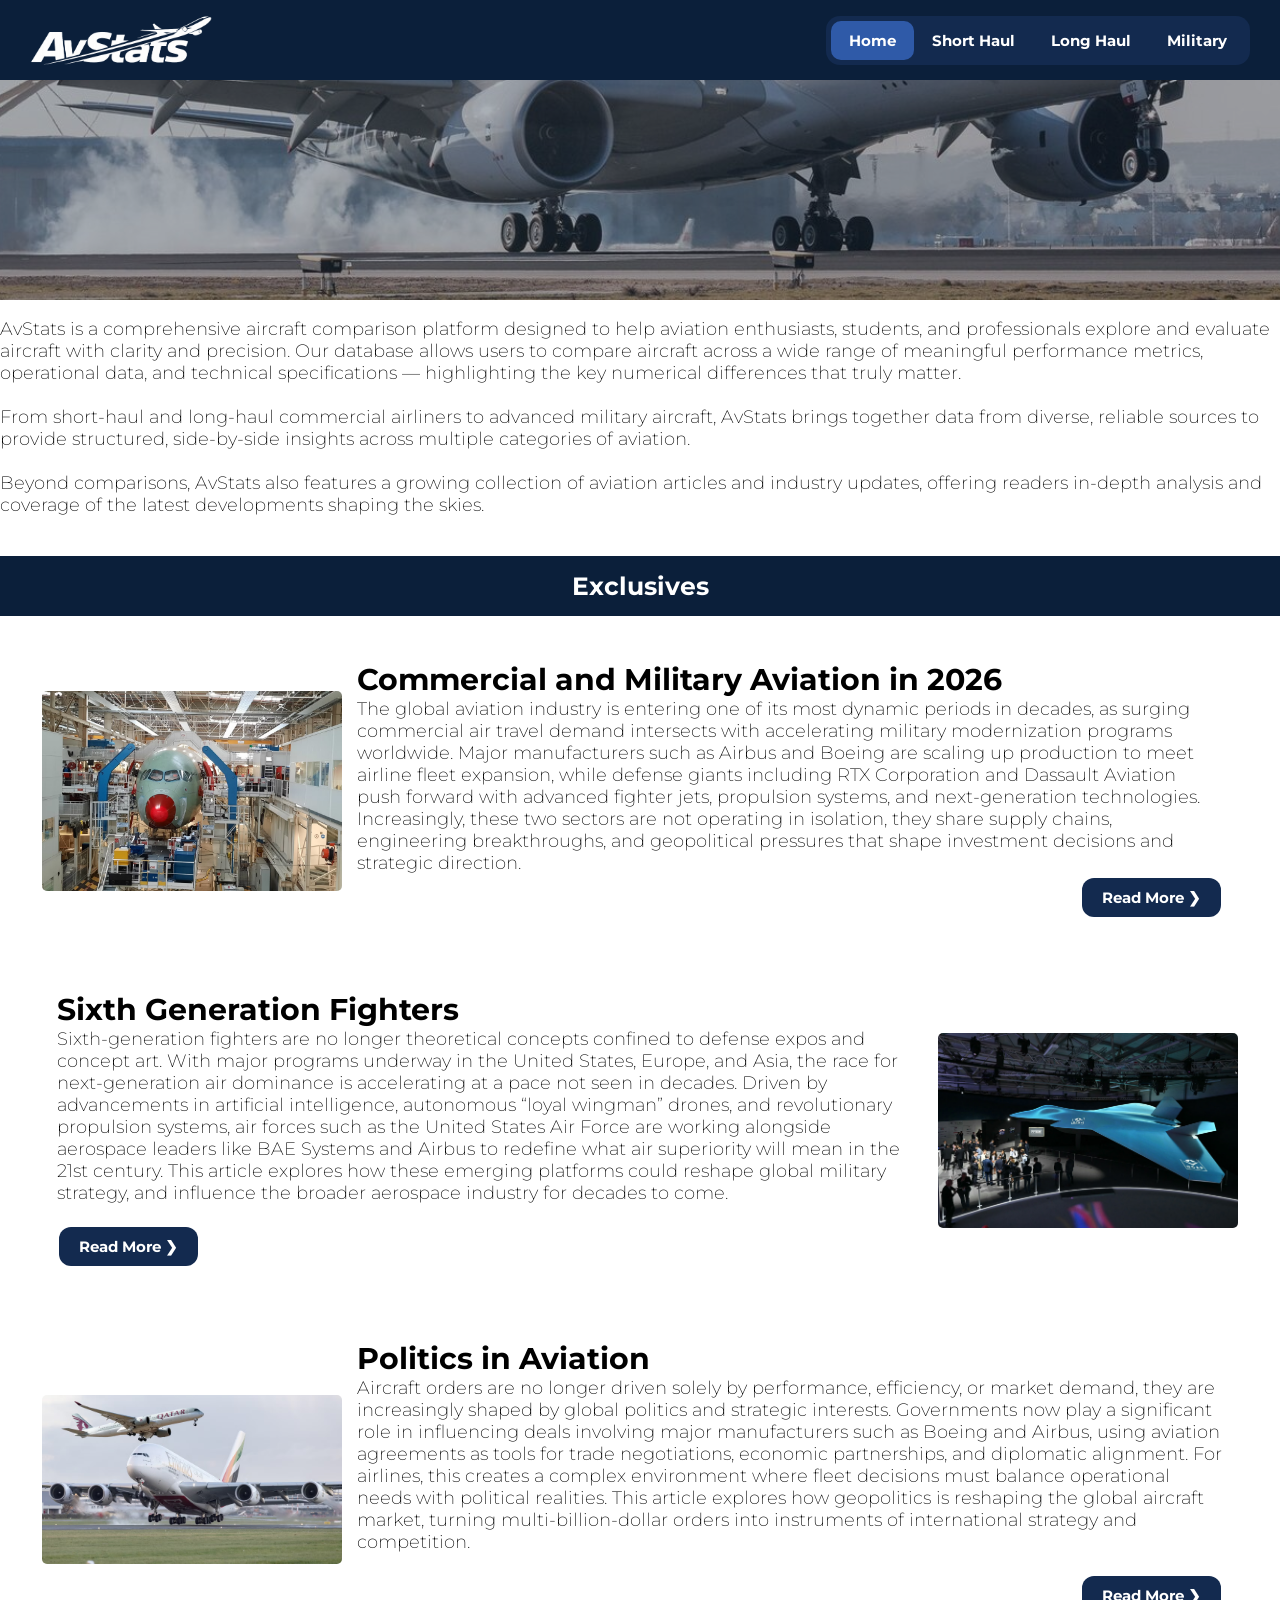
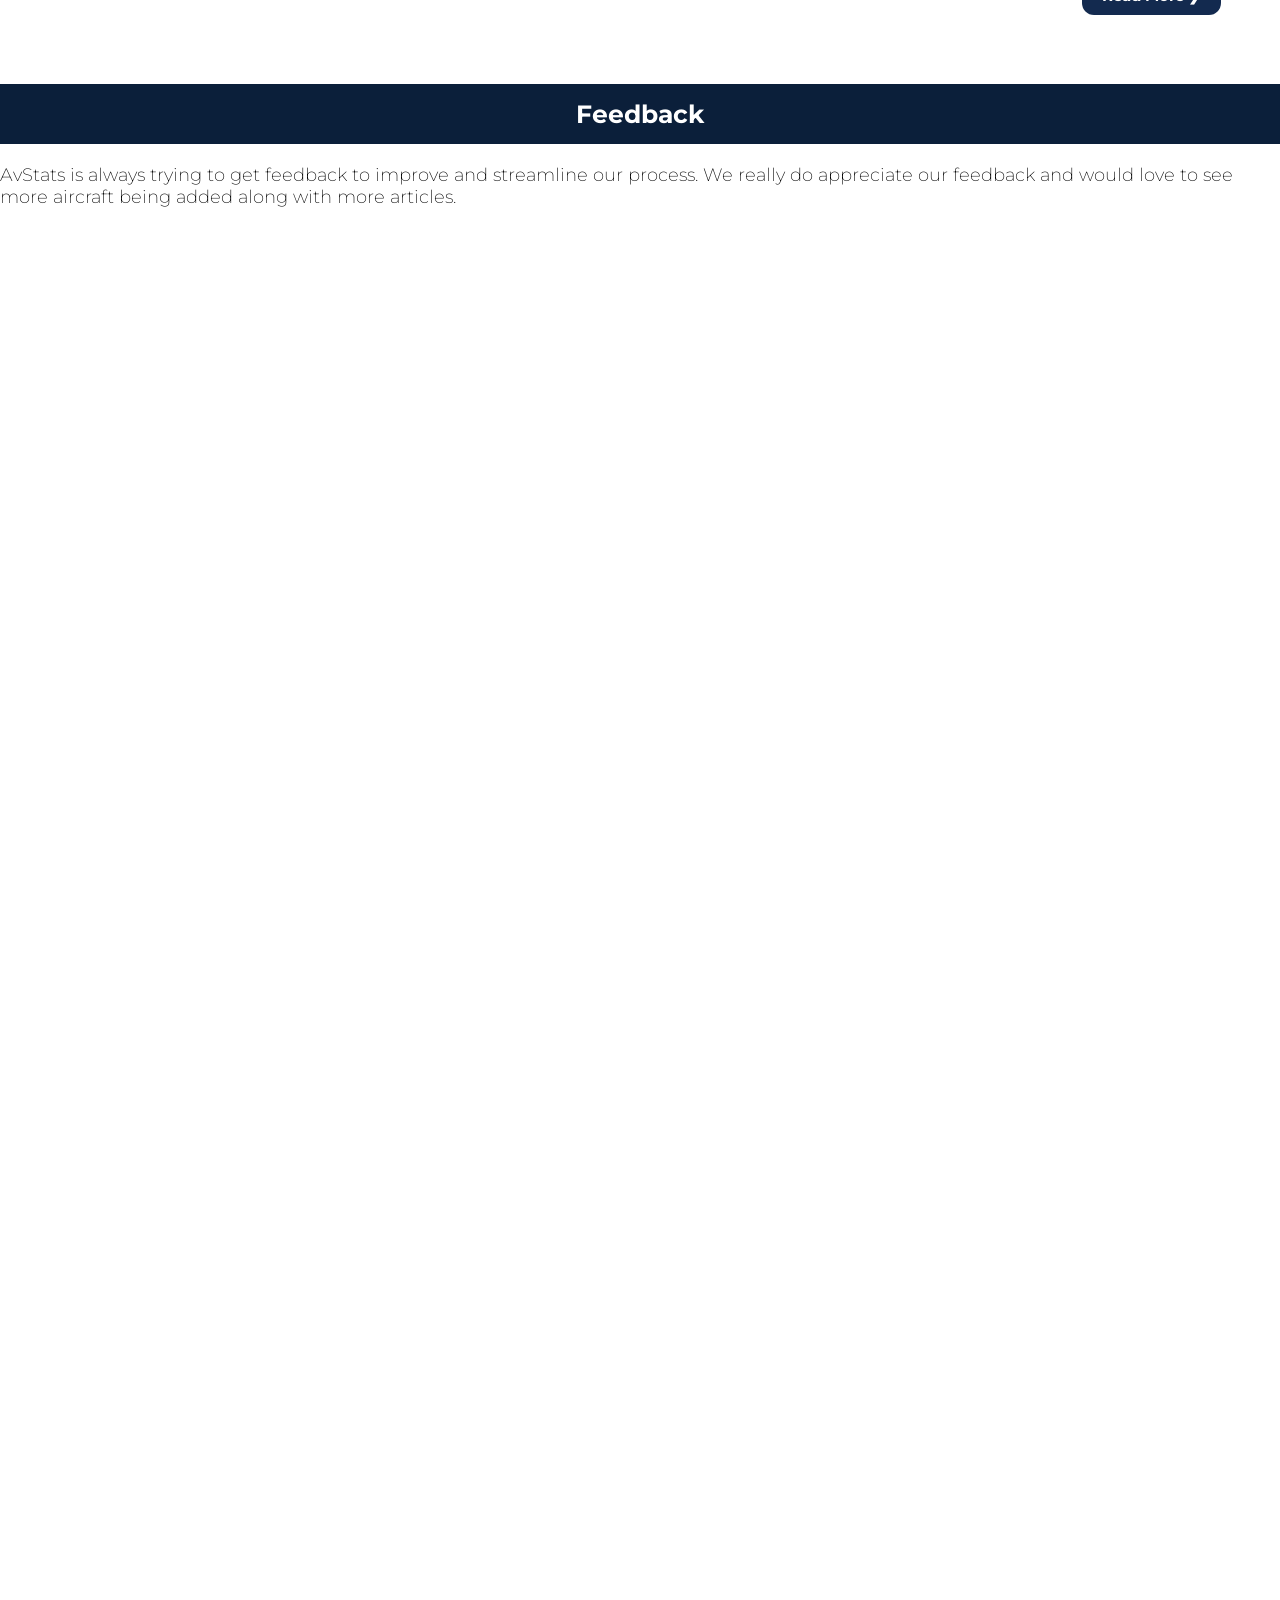
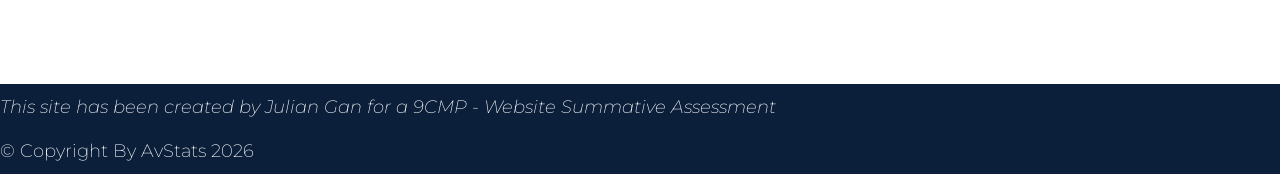
<file: index.html>
<!DOCTYPE html>
<html>
    <head>

     <link rel="preconnect" href="https://fonts.googleapis.com">
<link rel="preconnect" href="https://fonts.gstatic.com" crossorigin>
<link href="https://fonts.googleapis.com/css2?family=Montserrat:ital,wght@0,100..900;1,100..900&display=swap" rel="stylesheet">
        <link rel="stylesheet" href="Style2.css">
<meta charset="UTF-8">
<meta name="viewport" content="width=device-width, initial-scale=1.0">
        <title>AvStats</title>
        <link rel="shortcut icon" type="png" href="Site_Images/favicon.png">
    </head>
<body>
<header class="top-banner">

    <a href="index.html">
    <div class="logo">
        <img src="Site_Images/AvStats2.png" alt="Website Logo">
    </div>
    </a>

    <nav class="navbar">
        <ul class="nav-menu">
            <li class="active"><a href="index.html">Home</a></li>
            <li><a href="shorthaul.html">Short Haul</a></li>
            <li><a href="longhaul.html">Long Haul</a></li>
            <li><a href="military.html">Military</a></li>
        </ul>
    </nav>

</header>

<section class="hero">
    <img src="Site_Images/Home.png" alt="Image of something">
</section>

</br>
<p>AvStats is a comprehensive aircraft comparison platform designed to help aviation enthusiasts, students, and professionals explore and evaluate aircraft with clarity and precision. Our database allows users to compare aircraft across a wide range of meaningful performance metrics, operational data, and technical specifications — highlighting the key numerical differences that truly matter.
</br></br>
From short-haul and long-haul commercial airliners to advanced military aircraft, AvStats brings together data from diverse, reliable sources to provide structured, side-by-side insights across multiple categories of aviation.
</br></br>
Beyond comparisons, AvStats also features a growing collection of aviation articles and industry updates, offering readers in-depth analysis and coverage of the latest developments shaping the skies.</p>

<section class="company-banner">
    <h3 style="color:white;">Exclusives</h3>
</section>

<div>
<!--EXCLUSIVE 001-->
<table style="margin-left: auto; margin-right: auto;" class="hover-table">
    <td>
        <img src="Site_Images/Exclusives - Images/Exclusive_001/A350-Assembly.avif" alt="Logo" style="height:auto; width: 300px; border-radius: 5px">
    </td>
    <td style="padding: 15px;">
        <h2>Commercial and Military Aviation in 2026</h2>
        <p>
    The global aviation industry is entering one of its most dynamic periods in decades, as surging commercial air travel demand intersects with accelerating military modernization programs worldwide. Major manufacturers such as Airbus and Boeing are scaling up production to meet airline fleet expansion, while defense giants including RTX Corporation and Dassault Aviation push forward with advanced fighter jets, propulsion systems, and next-generation technologies. Increasingly, these two sectors are not operating in isolation, they share supply chains, engineering breakthroughs, and geopolitical pressures that shape investment decisions and strategic direction.
    </br>
        <button style="float: right;" onclick="window.location.href='Exclusives/Exclusive_001.html'">Read More ❯</button>

    </td>
</table>
<!--EXCLUSIVE 002-->
<table style="margin-left: auto; margin-right: auto;" class="hover-table">
    <td style="padding: 15px;">
        <h2>Sixth Generation Fighters</h2>
        <p>Sixth-generation fighters are no longer theoretical concepts confined to defense expos and concept art. With major programs underway in the United States, Europe, and Asia, the race for next-generation air dominance is accelerating at a pace not seen in decades. Driven by advancements in artificial intelligence, autonomous “loyal wingman” drones, and revolutionary propulsion systems, air forces such as the United States Air Force are working alongside aerospace leaders like BAE Systems and Airbus to redefine what air superiority will mean in the 21st century. This article explores how these emerging platforms could reshape global military strategy, and influence the broader aerospace industry for decades to come. </p>
    </br>
        <button style="float: left;" onclick="window.location.href='Exclusives/Exclusive_002.html'">Read More ❯</button>

    </td>
    <td>
        <img src="Site_Images/Exclusives - Images/Exclusive_002/GCAP_Meet.avif" alt="Logo" style="height:auto; width: 300px; border-radius: 5px">
    </td>
</table>

<!--EXCLUSIVE 003-->
<table style="margin-left: auto; margin-right: auto;" class="hover-table">
   <td>
        <img src="Site_Images/Exclusives - Images/Exclusive_003/stateowned.avif" alt="Logo" style="height:auto; width: 300px; border-radius: 5px">
    </td>
    <td style="padding: 15px;">
        <h2>Politics in Aviation</h2>
        <p>Aircraft orders are no longer driven solely by performance, efficiency, or market demand, they are increasingly shaped by global politics and strategic interests. Governments now play a significant role in influencing deals involving major manufacturers such as Boeing and Airbus, using aviation agreements as tools for trade negotiations, economic partnerships, and diplomatic alignment. For airlines, this creates a complex environment where fleet decisions must balance operational needs with political realities. This article explores how geopolitics is reshaping the global aircraft market, turning multi-billion-dollar orders into instruments of international strategy and competition.</p>
    </br>
        <button style="float: right;" onclick="window.location.href='Exclusives/Exclusive_003.html'">Read More ❯</button>

    </td>
</table>

</div>

<section class="company-banner">
    <h3 style="color:white;">Feedback</h3>
</section>
<p>AvStats is always trying to get feedback to improve and streamline our process. We really do appreciate our feedback and would love to see more aircraft being added along with more articles.</p>

</br></br>

<iframe src="https://docs.google.com/forms/d/e/1FAIpQLSe970XrMx3TtiyhGvPiXj0sHdZ2w3oJ3VC9rAgAst3DQuplcw/viewform?embedded=true" width="700" height="1400" frameborder="0" marginheight="0" marginwidth="0" class="hover-table">Loading…</iframe>

<section class="footer">
    <p style="color:white;"><i>This site has been created by Julian Gan for a 9CMP - Website Summative Assessment</i> </br></br> © Copyright By AvStats 2026</p>
    
</section>

</body>
</html>
</file>
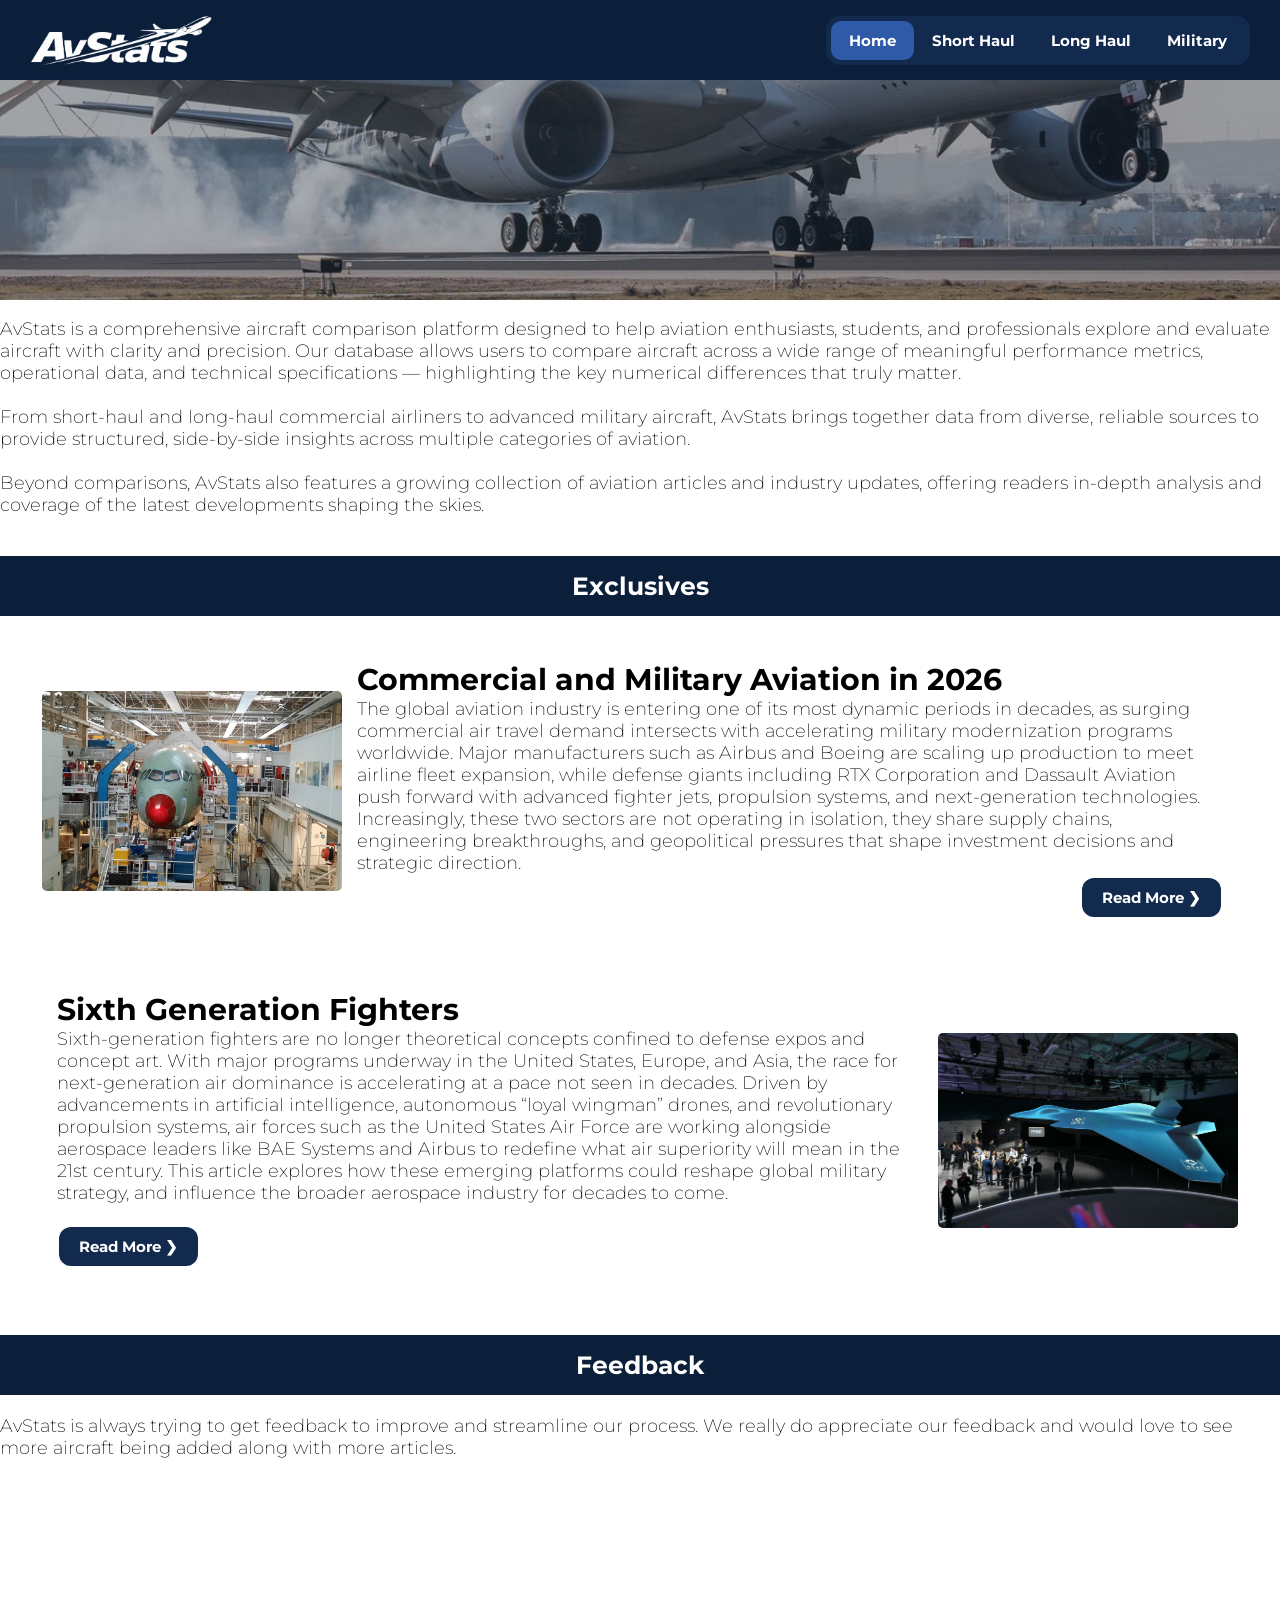
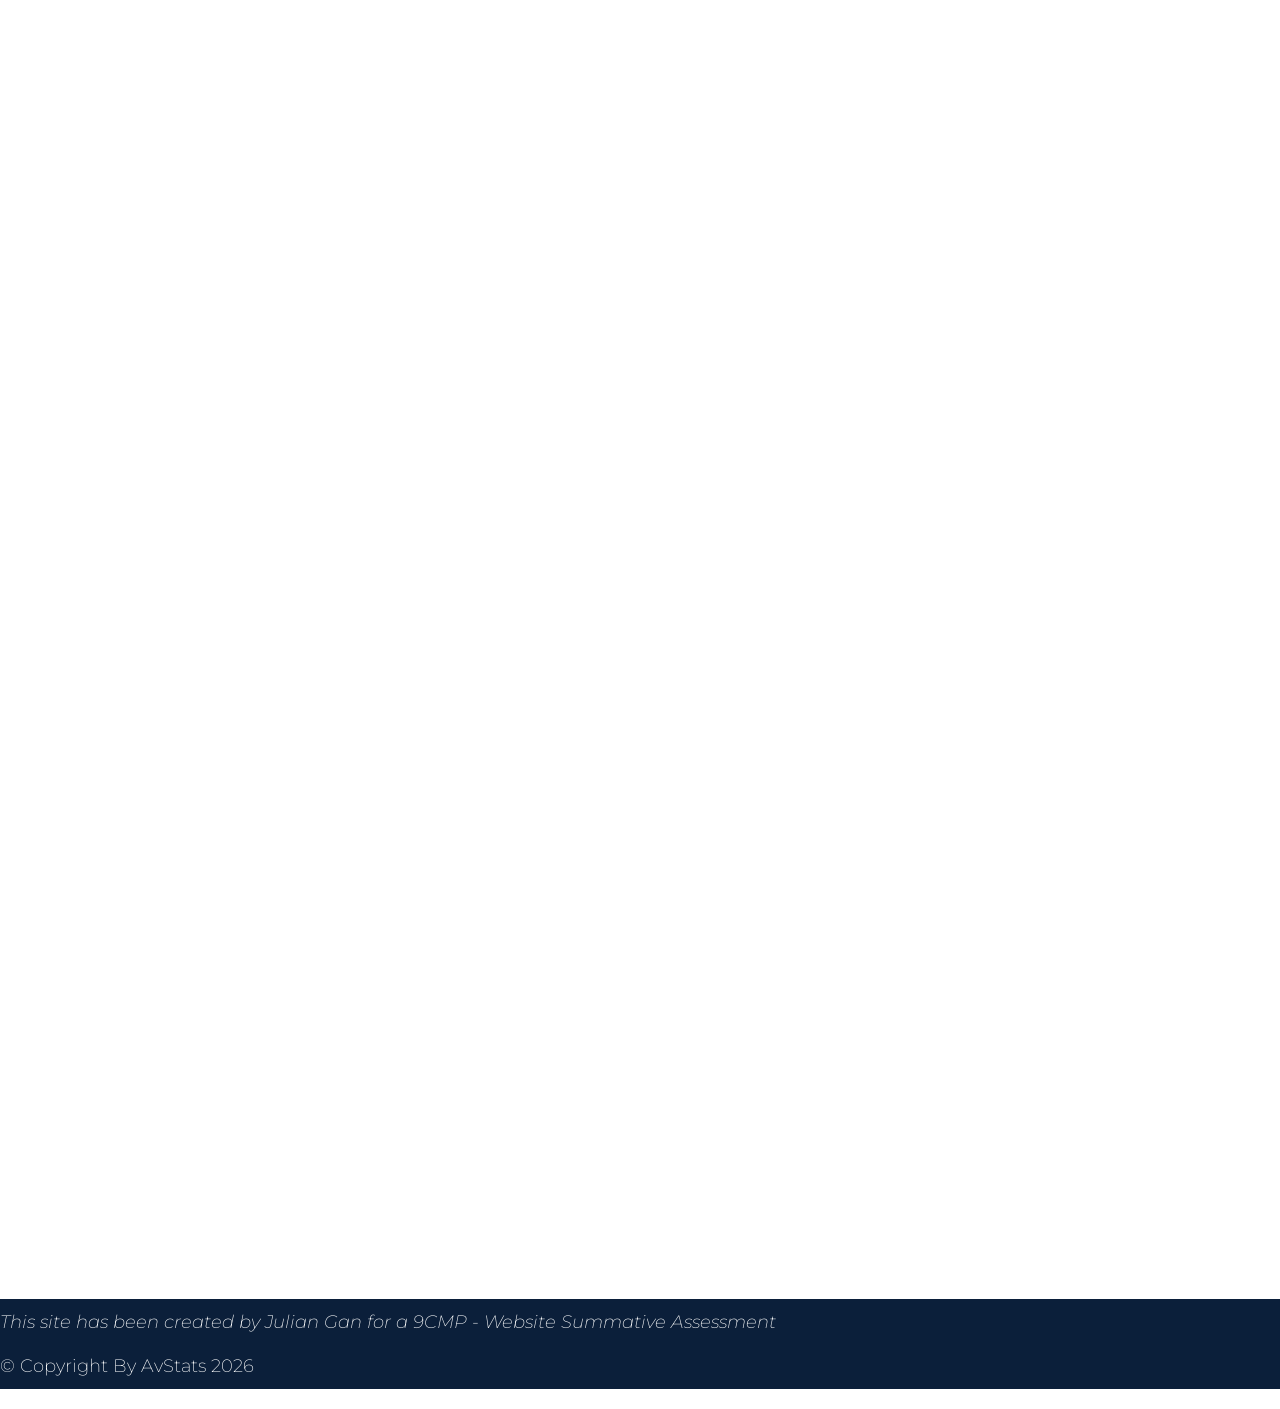
<file: AvStats/index.html>
<!DOCTYPE html>
<html>
    <head>

     <link rel="preconnect" href="https://fonts.googleapis.com">
<link rel="preconnect" href="https://fonts.gstatic.com" crossorigin>
<link href="https://fonts.googleapis.com/css2?family=Montserrat:ital,wght@0,100..900;1,100..900&display=swap" rel="stylesheet">
        <link rel="stylesheet" href="Style2.css">
<meta charset="UTF-8">
<meta name="viewport" content="width=device-width, initial-scale=1.0">
        <title>AvStats</title>
    </head>
<body>
<header class="top-banner">

    <div class="logo">
        <img src="Site_Images/AvStats2.png" alt="Website Logo">
    </div>

    <nav class="navbar">
        <ul class="nav-menu">
            <li class="active"><a href="index.html">Home</a></li>
            <li><a href="shorthaul.html">Short Haul</a></li>
            <li><a href="longhaul.html">Long Haul</a></li>
            <li><a href="military.html">Military</a></li>
        </ul>
    </nav>

</header>

<section class="hero">
    <img src="Site_Images/Home.png" alt="Image of something">
</section>

</br>
<p>AvStats is a comprehensive aircraft comparison platform designed to help aviation enthusiasts, students, and professionals explore and evaluate aircraft with clarity and precision. Our database allows users to compare aircraft across a wide range of meaningful performance metrics, operational data, and technical specifications — highlighting the key numerical differences that truly matter.
</br></br>
From short-haul and long-haul commercial airliners to advanced military aircraft, AvStats brings together data from diverse, reliable sources to provide structured, side-by-side insights across multiple categories of aviation.
</br></br>
Beyond comparisons, AvStats also features a growing collection of aviation articles and industry updates, offering readers in-depth analysis and coverage of the latest developments shaping the skies.</p>

<section class="company-banner">
    <h3 style="color:white;">Exclusives</h3>
</section>

<div>
<!--EXCLUSIVE 001-->
<table style="margin-left: auto; margin-right: auto;" class="hover-table">
    <td>
        <img src="Site_Images/Exclusives - Images/Exclusive_001/A350-Assembly.avif" alt="Logo" style="height:auto; width: 300px; border-radius: 5px">
    </td>
    <td style="padding: 15px;">
        <h2>Commercial and Military Aviation in 2026</h2>
        <p>
    The global aviation industry is entering one of its most dynamic periods in decades, as surging commercial air travel demand intersects with accelerating military modernization programs worldwide. Major manufacturers such as Airbus and Boeing are scaling up production to meet airline fleet expansion, while defense giants including RTX Corporation and Dassault Aviation push forward with advanced fighter jets, propulsion systems, and next-generation technologies. Increasingly, these two sectors are not operating in isolation, they share supply chains, engineering breakthroughs, and geopolitical pressures that shape investment decisions and strategic direction.
    </br>
        <button style="float: right;" onclick="window.location.href='Exclusives/Exclusive_001.html'">Read More ❯</button>

    </td>
</table>
<!--EXCLUSIVE 002-->
<table style="margin-left: auto; margin-right: auto;" class="hover-table">
    <td style="padding: 15px;">
        <h2>Sixth Generation Fighters</h2>
        <p>Sixth-generation fighters are no longer theoretical concepts confined to defense expos and concept art. With major programs underway in the United States, Europe, and Asia, the race for next-generation air dominance is accelerating at a pace not seen in decades. Driven by advancements in artificial intelligence, autonomous “loyal wingman” drones, and revolutionary propulsion systems, air forces such as the United States Air Force are working alongside aerospace leaders like BAE Systems and Airbus to redefine what air superiority will mean in the 21st century. This article explores how these emerging platforms could reshape global military strategy, and influence the broader aerospace industry for decades to come. </p>
    </br>
        <button style="float: left;" onclick="window.location.href='Exclusives/Exclusive_002.html'">Read More ❯</button>

    </td>
    <td>
        <img src="Site_Images/Exclusives - Images/Exclusive_002/GCAP_Meet.avif" alt="Logo" style="height:auto; width: 300px; border-radius: 5px">
    </td>
</table>

</div>

<section class="company-banner">
    <h3 style="color:white;">Feedback</h3>
</section>
<p>AvStats is always trying to get feedback to improve and streamline our process. We really do appreciate our feedback and would love to see more aircraft being added along with more articles.</p>

<iframe src="https://docs.google.com/forms/d/e/1FAIpQLSe970XrMx3TtiyhGvPiXj0sHdZ2w3oJ3VC9rAgAst3DQuplcw/viewform?embedded=true" width="700" height="1400" frameborder="0" marginheight="0" marginwidth="0" class="hover-table">Loading…</iframe>

<section class="footer">
    <p style="color:white;"><i>This site has been created by Julian Gan for a 9CMP - Website Summative Assessment</i> </br></br> © Copyright By AvStats 2026</p>
    
</section>

</body>
</html>
</file>
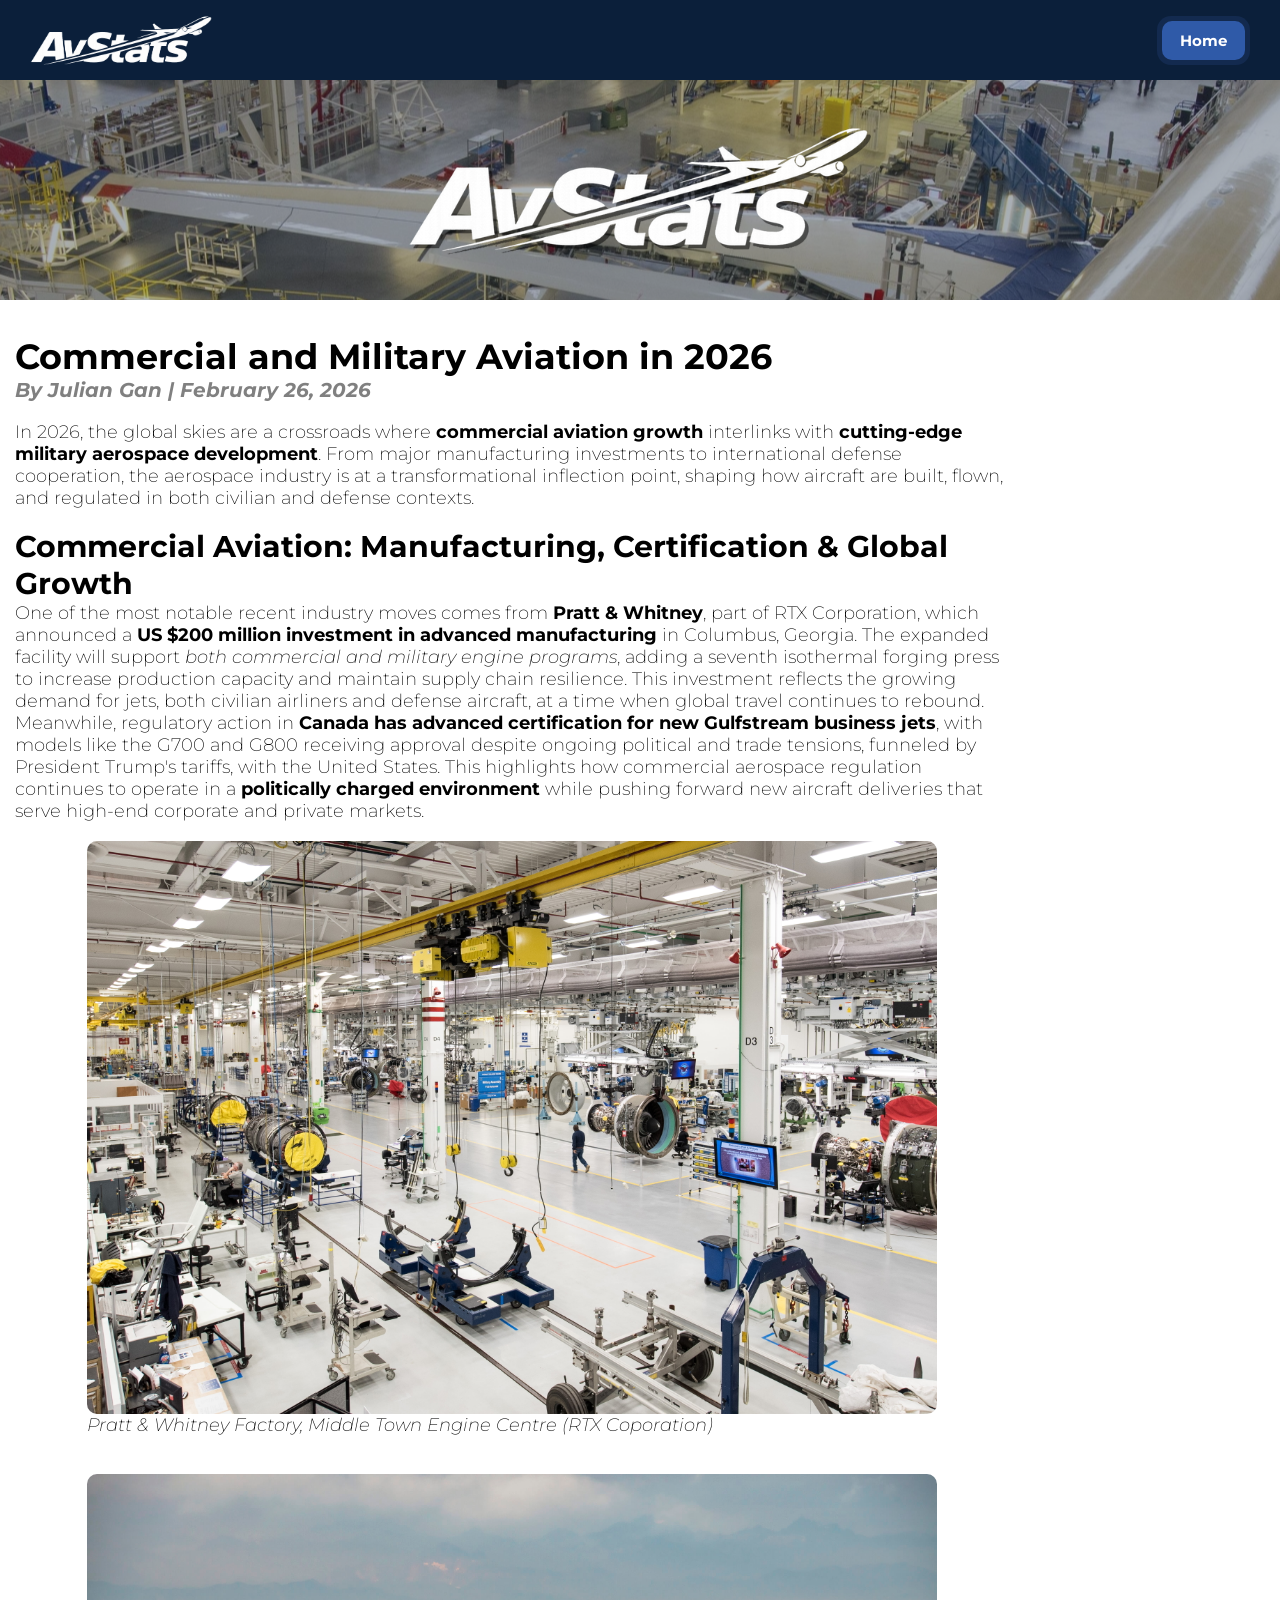
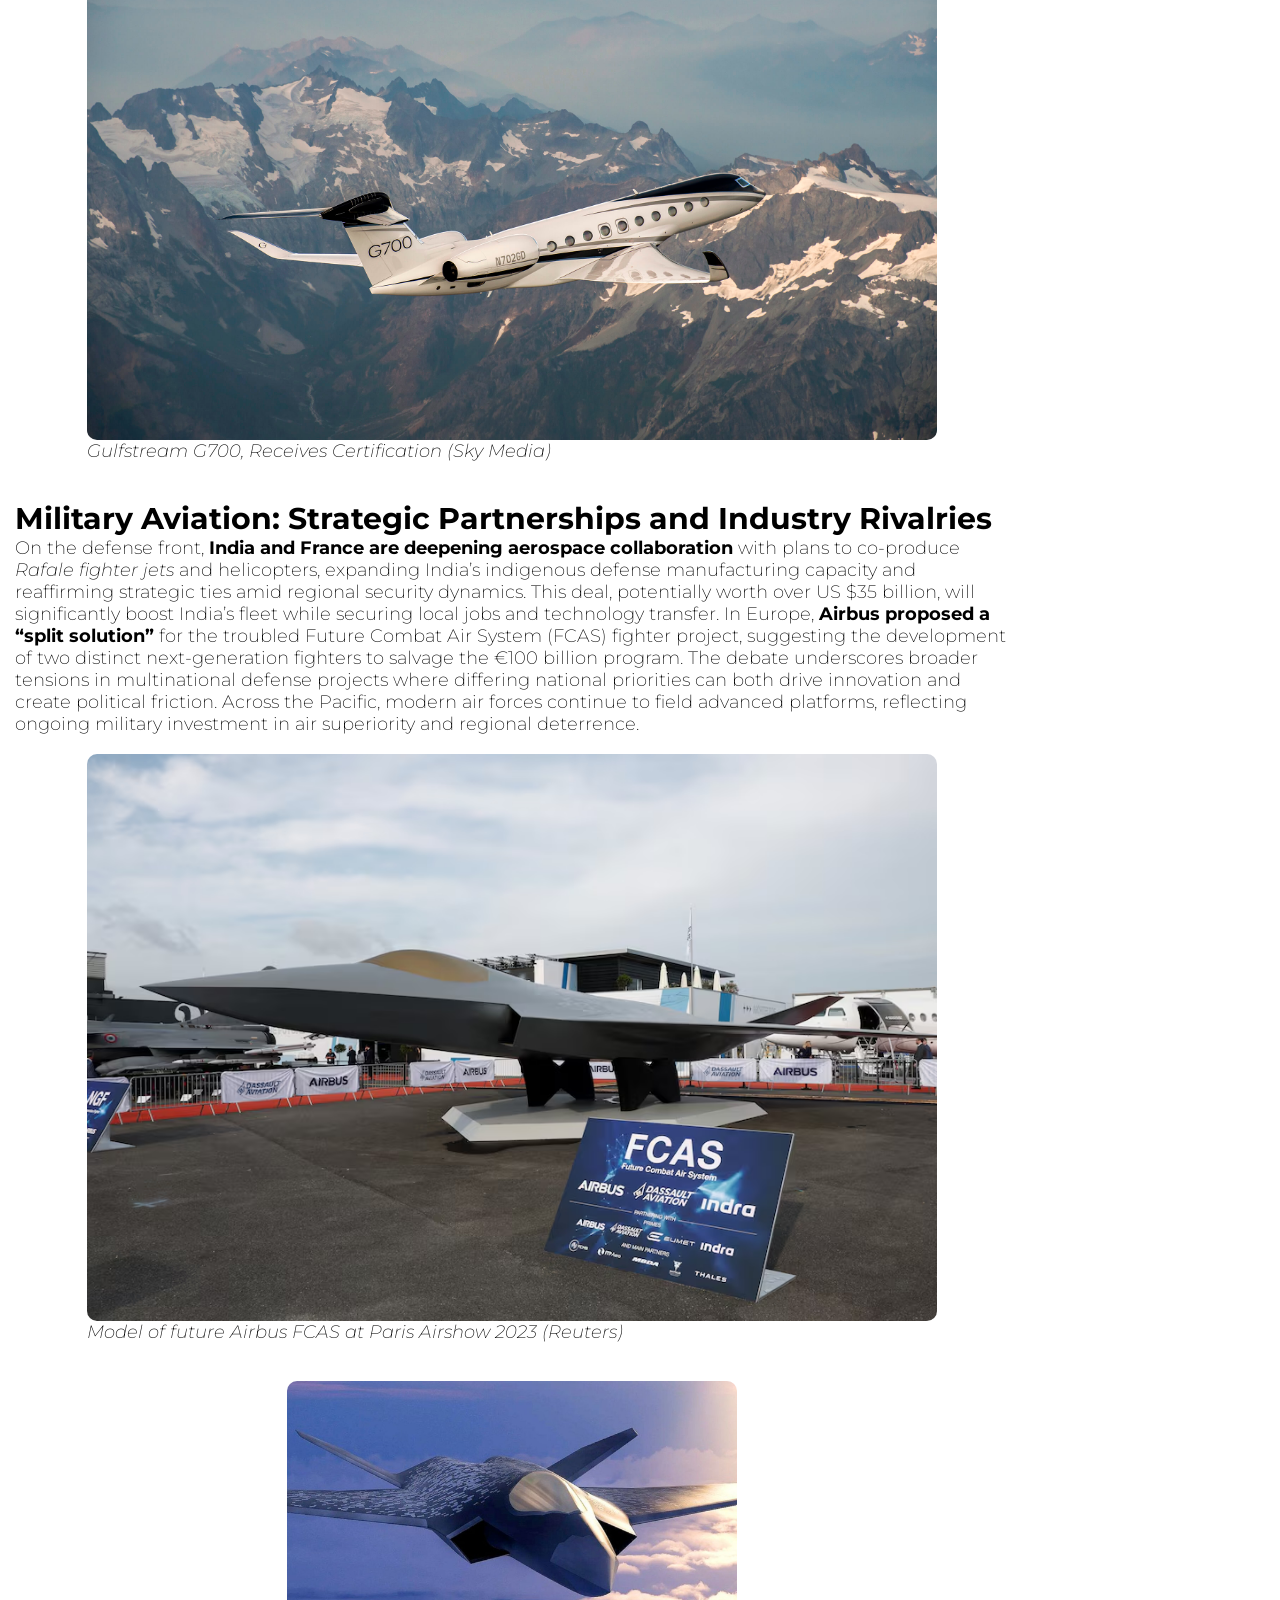
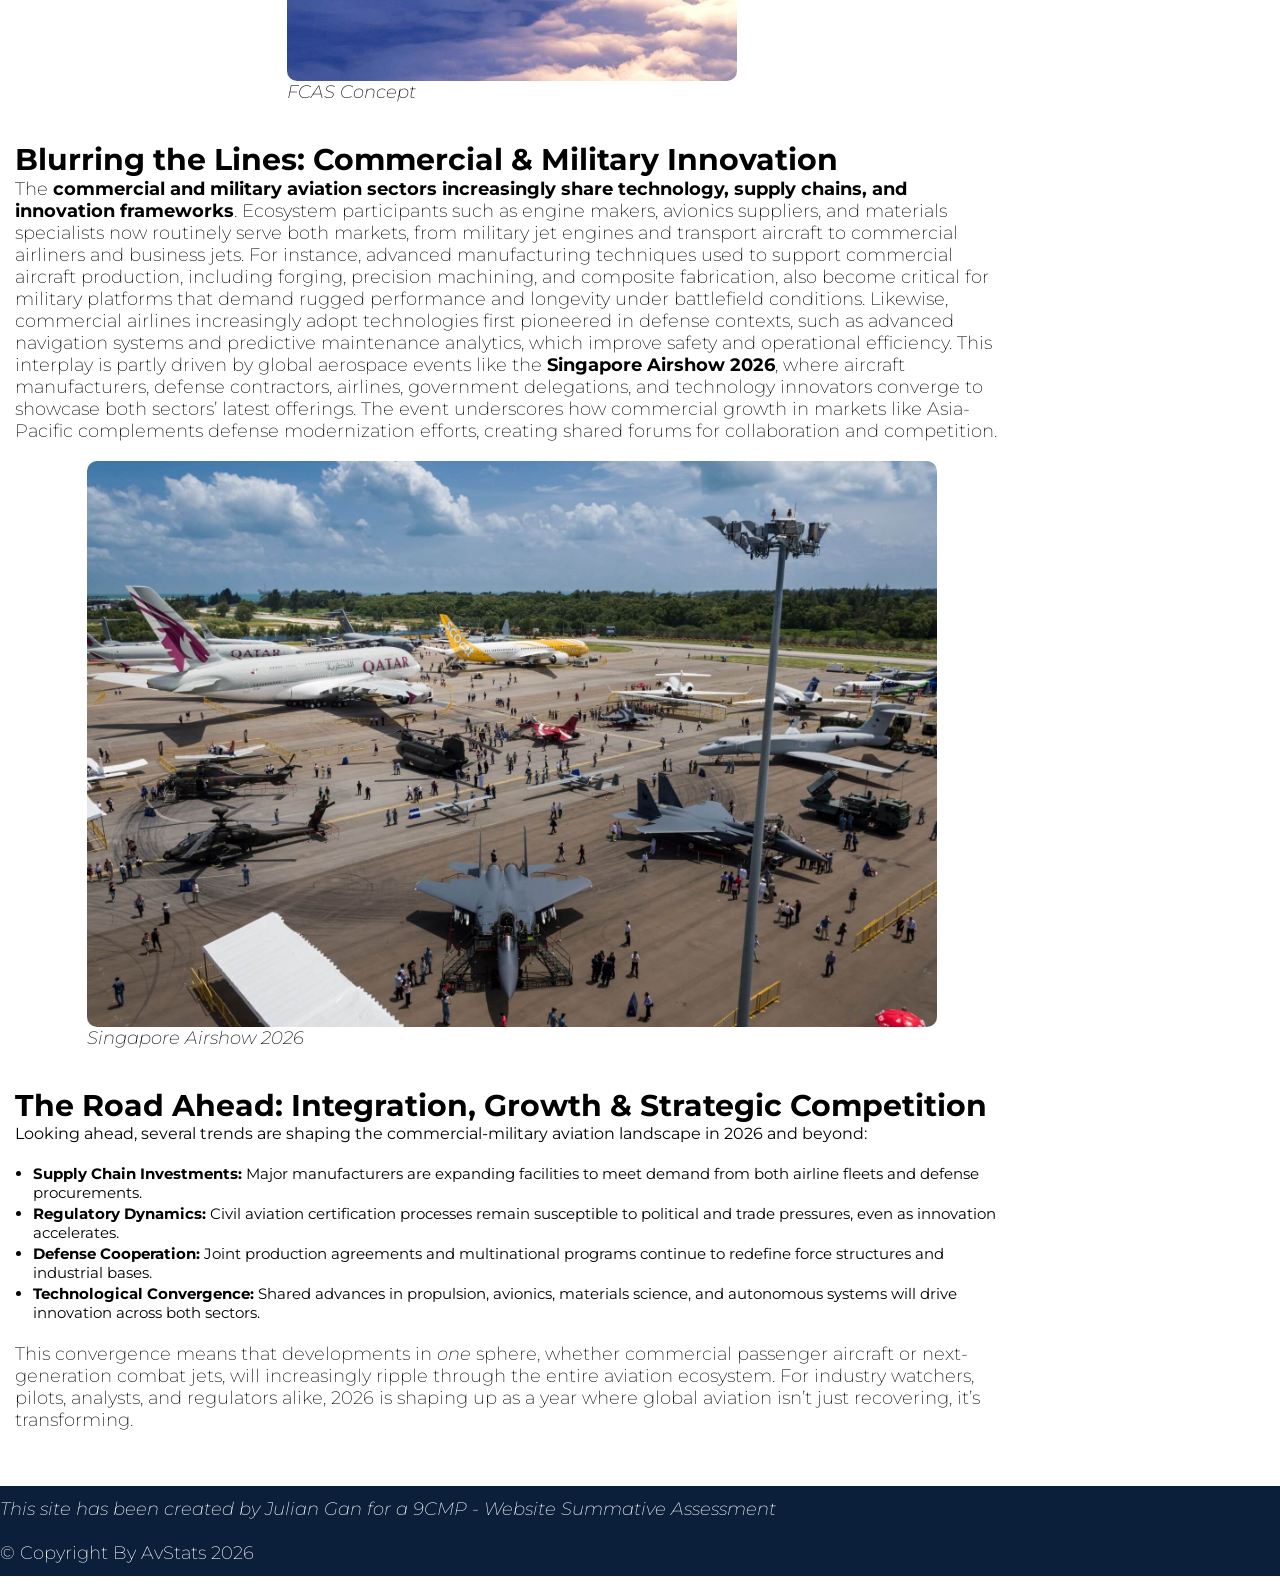
<file: Exclusives/Exclusive_001.html>
<!DOCTYPE html>
<html>
    <head>

     <link rel="preconnect" href="https://fonts.googleapis.com">
<link rel="preconnect" href="https://fonts.gstatic.com" crossorigin>
<link href="https://fonts.googleapis.com/css2?family=Montserrat:ital,wght@0,100..900;1,100..900&display=swap" rel="stylesheet">
<link rel="stylesheet" href="../Style3.css">
<meta charset="UTF-8">
<meta name="viewport" content="width=device-width, initial-scale=1.0">
        <title>AvStats</title>
        <link rel="shortcut icon" type="png" href="../Site_Images/favicon.png">
    </head>
<body>
<header class="top-banner">

    <a href="../index.html">
    <div class="logo">
        <img src="../Site_Images/AvStats2.png" alt="Website Logo">
    </div>
    </a>

    <nav class="navbar">
        <ul class="nav-menu">
            <li class="active"><a href="../index.html">Home</a></li>
        </ul>
    </nav>

</header>

<section class="hero">
    <img src="../Site_Images/Exclusives - Images/Exclusive_001/Exclusive_001_Banner.png" alt="Image of something">
</section>

<body>

<table>
    <tr><td style="padding: 15px;">
<h1>Commercial and Military Aviation in 2026</h1>

<h4><i>By Julian Gan | February 26, 2026</i></h4>

</br>

<p>In 2026, the global skies are a crossroads where <b>commercial aviation growth</b> interlinks with <b>cutting-edge military aerospace development</b>. From major manufacturing investments to international defense cooperation, the aerospace industry is at a transformational inflection point, shaping how aircraft are built, flown, and regulated in both civilian and defense contexts.</p>
</br>


<h2>Commercial Aviation: Manufacturing, Certification & Global Growth</h2>

<p>One of the most notable recent industry moves comes from <b>Pratt & Whitney</b>, part of RTX Corporation, which announced a <b>US $200 million investment in advanced manufacturing</b> in Columbus, Georgia. The expanded facility will support <i>both commercial and military engine programs</i>, adding a seventh isothermal forging press to increase production capacity and maintain supply chain resilience. This investment reflects the growing demand for jets, both civilian airliners and defense aircraft, at a time when global travel continues to rebound.
Meanwhile, regulatory action in <b>Canada has advanced certification for new Gulfstream business jets</b>, with models like the G700 and G800 receiving approval despite ongoing political and trade tensions, funneled by President Trump's tariffs, with the United States. This highlights how commercial aerospace regulation continues to operate in a <b>politically charged environment</b> while pushing forward new aircraft deliveries that serve high-end corporate and private markets.</p>
</br>

<div class="image">
<div><img src="../Site_Images/Exclusives - Images/Exclusive_001/P&W_Factory.jpg" style="height: auto; width: 850px; border-radius: 10px">
<p><i>Pratt & Whitney Factory, Middle Town Engine Centre (RTX Coporation)</i></p>
</br></br></div>
</div>

<div class="image">
    <div><img src="../Site_Images/Exclusives - Images/Exclusive_001/G700_Certification.jpg" style="height: auto; width: 850px; border-radius: 10px">
<p><i>Gulfstream G700, Receives Certification (Sky Media)</i></p>
</br></br></div>
</div>

<h2>Military Aviation: Strategic Partnerships and Industry Rivalries</h2>

<p>On the defense front, <b>India and France are deepening aerospace collaboration</b> with plans to co-produce <i>Rafale fighter jets</i> and helicopters, expanding India’s indigenous defense manufacturing capacity and reaffirming strategic ties amid regional security dynamics. This deal, potentially worth over US $35 billion, will significantly boost India’s fleet while securing local jobs and technology transfer.

In Europe, <b>Airbus proposed a “split solution”</b> for the troubled Future Combat Air System (FCAS) fighter project, suggesting the development of two distinct next-generation fighters to salvage the €100 billion program. The debate underscores broader tensions in multinational defense projects where differing national priorities can both drive innovation and create political friction.

Across the Pacific, modern air forces continue to field advanced platforms, reflecting ongoing military investment in air superiority and regional deterrence.</p>
</br>

<div class="image">
<div><img src="../Site_Images/Exclusives - Images/Exclusive_001/FCAS_IndiaFrance.avif" style="height: auto; width: 850px; border-radius: 10px">
<p><i>Model of future Airbus FCAS at Paris Airshow 2023 (Reuters)</i></p>
</br></br></div>
</div>

<div class="image">
<div><img src="../Site_Images/Exclusives - Images/Exclusive_001/FCAS_Render.jpg" style="height: 300px; width: auto; border-radius: 10px">
<p><i>FCAS Concept</i></p>
</br></br></div>
</div>


<h2>Blurring the Lines: Commercial & Military Innovation</h2>

<p>The <b>commercial and military aviation sectors increasingly share technology, supply chains, and innovation frameworks</b>. Ecosystem participants such as engine makers, avionics suppliers, and materials specialists now routinely serve both markets, from military jet engines and transport aircraft to commercial airliners and business jets.

For instance, advanced manufacturing techniques used to support commercial aircraft production, including forging, precision machining, and composite fabrication, also become critical for military platforms that demand rugged performance and longevity under battlefield conditions. Likewise, commercial airlines increasingly adopt technologies first pioneered in defense contexts, such as advanced navigation systems and predictive maintenance analytics, which improve safety and operational efficiency.

This interplay is partly driven by global aerospace events like the <b>Singapore Airshow 2026</b>, where aircraft manufacturers, defense contractors, airlines, government delegations, and technology innovators converge to showcase both sectors’ latest offerings. The event underscores how commercial growth in markets like Asia-Pacific complements defense modernization efforts, creating shared forums for collaboration and competition. </p>
</br>

<div class="image">
<div><img src="../Site_Images/Exclusives - Images/Exclusive_001/singapore_airshow.jpg" style="height: auto; width: 850px; border-radius: 10px">
<p><i>Singapore Airshow 2026</i></p>
</br></br></div>
</div>


<h2>The Road Ahead: Integration, Growth & Strategic Competition</h2>

Looking ahead, several trends are shaping the commercial-military aviation landscape in 2026 and beyond:
</br></br>

<ul>
    <li><b>Supply Chain Investments:</b> Major manufacturers are expanding facilities to meet demand from both airline fleets and defense procurements.</li>
    <li><b>Regulatory Dynamics:</b> Civil aviation certification processes remain susceptible to political and trade pressures, even as innovation accelerates.</li>
    <li><b>Defense Cooperation:</b> Joint production agreements and multinational programs continue to redefine force structures and industrial bases.</li>
    <li><b>Technological Convergence:</b> Shared advances in propulsion, avionics, materials science, and autonomous systems will drive innovation across both sectors.</li>
</ul>
</br>

<p>This convergence means that developments in <i>one</i> sphere, whether commercial passenger aircraft or next-generation combat jets, will increasingly ripple through the entire aviation ecosystem. For industry watchers, pilots, analysts, and regulators alike, 2026 is shaping up as a year where global aviation isn’t just recovering, it’s transforming. </p>
</td></tr>
</table>

<section class="footer">
    <p style="color:white;"><i>This site has been created by Julian Gan for a 9CMP - Website Summative Assessment</i> </br></br> © Copyright By AvStats 2026</p>
    
</section>

</body>
</file>
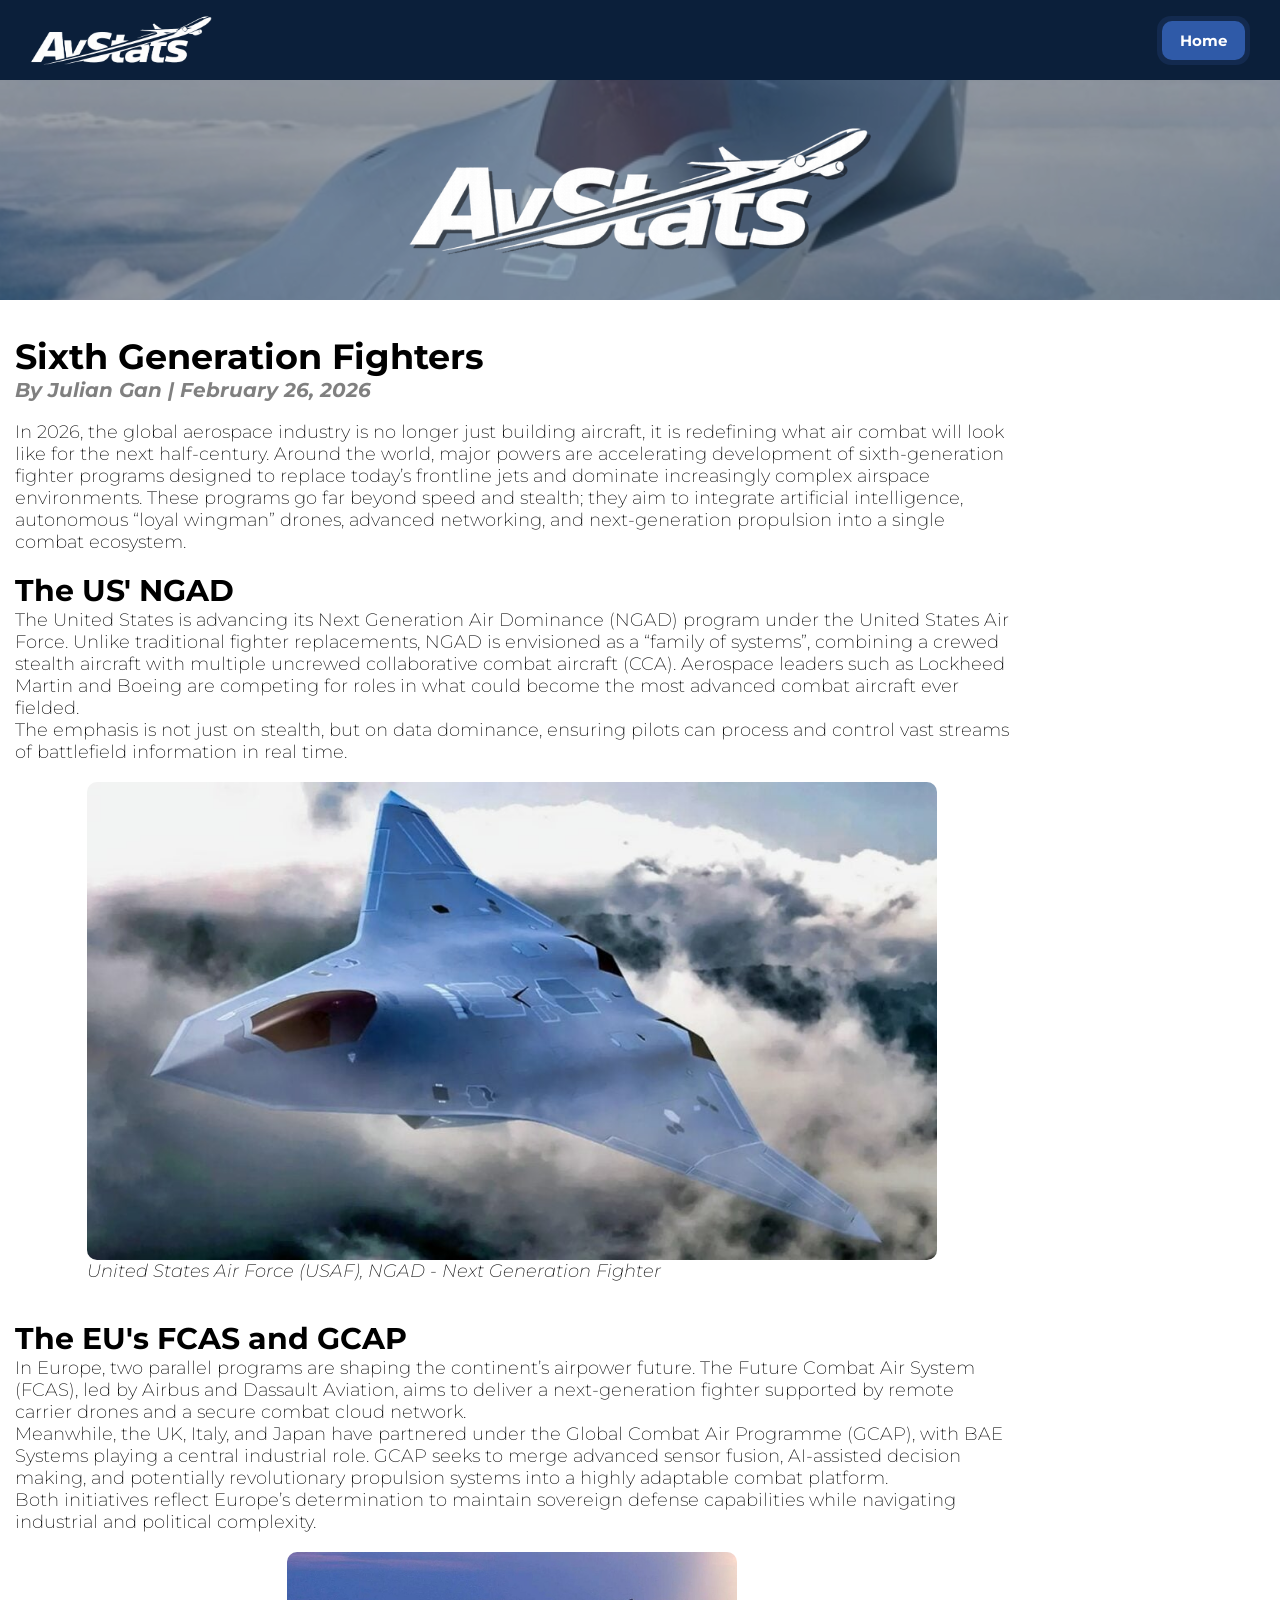
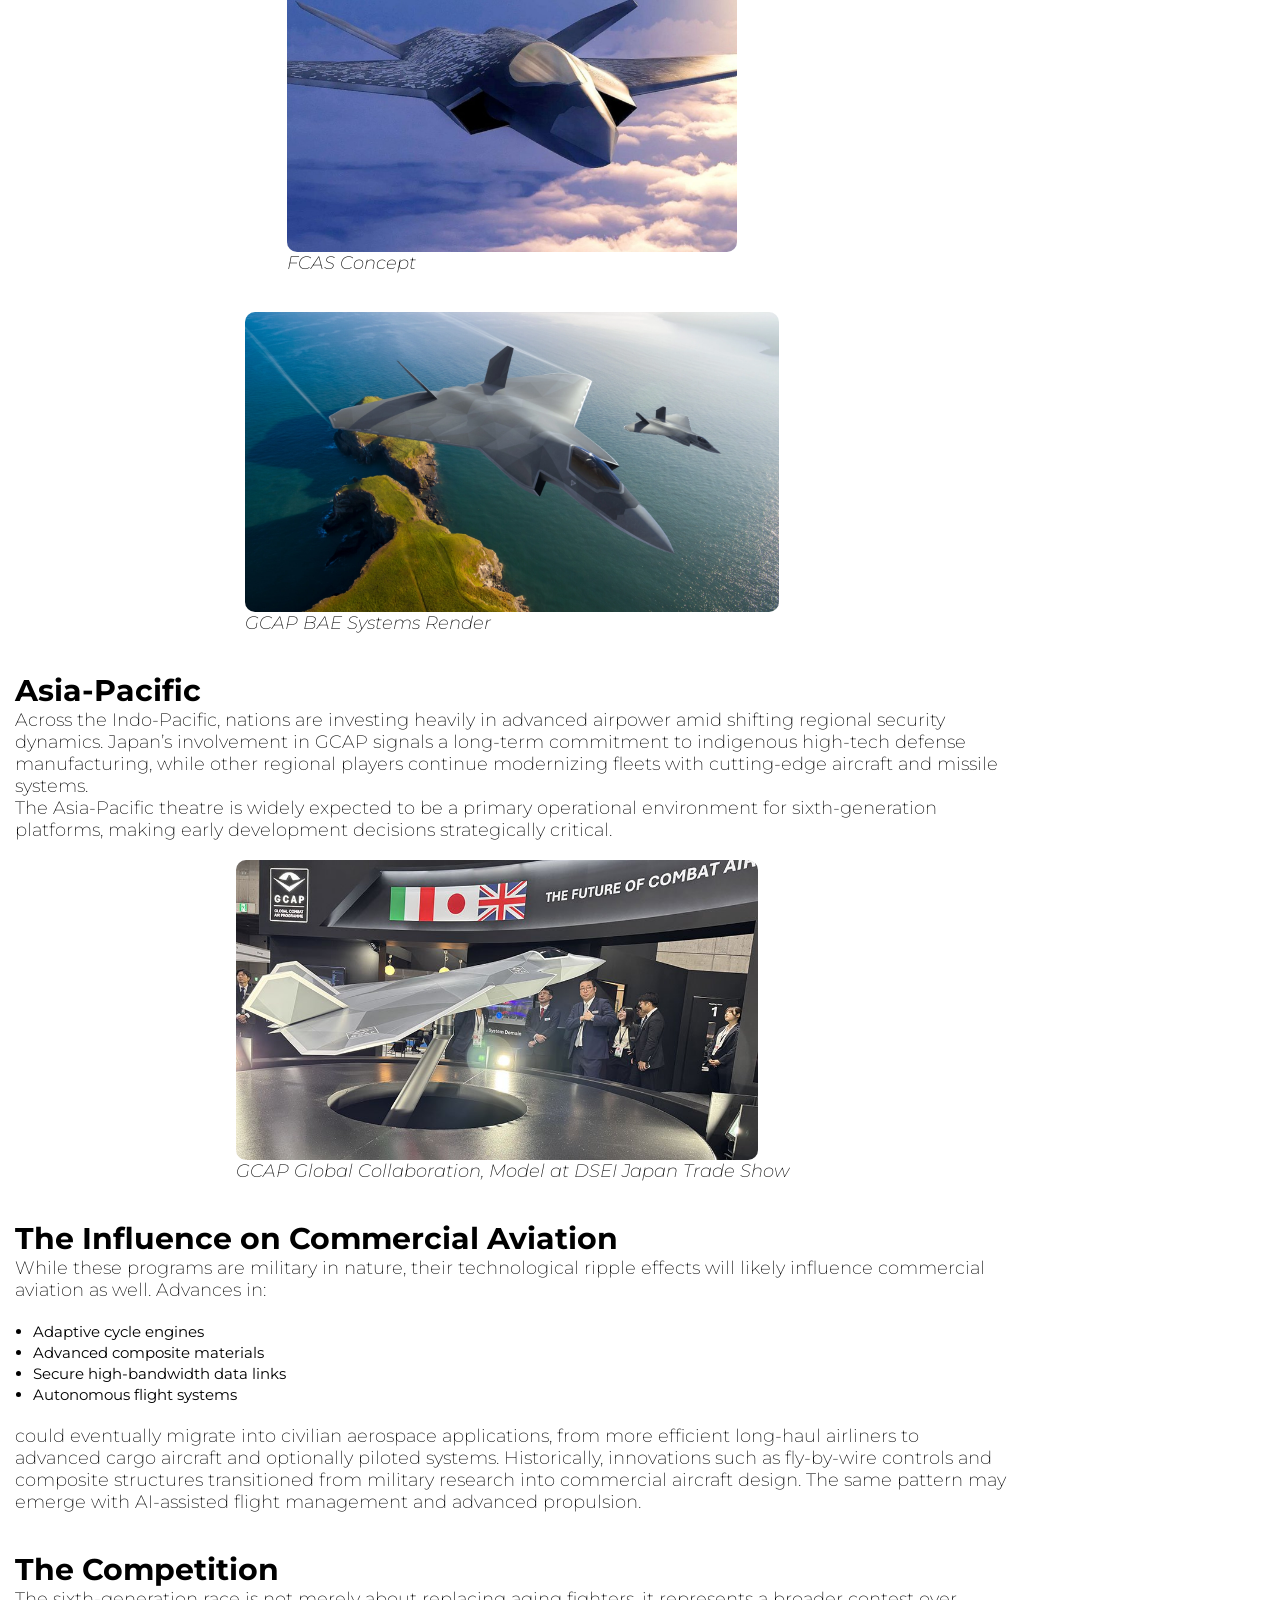
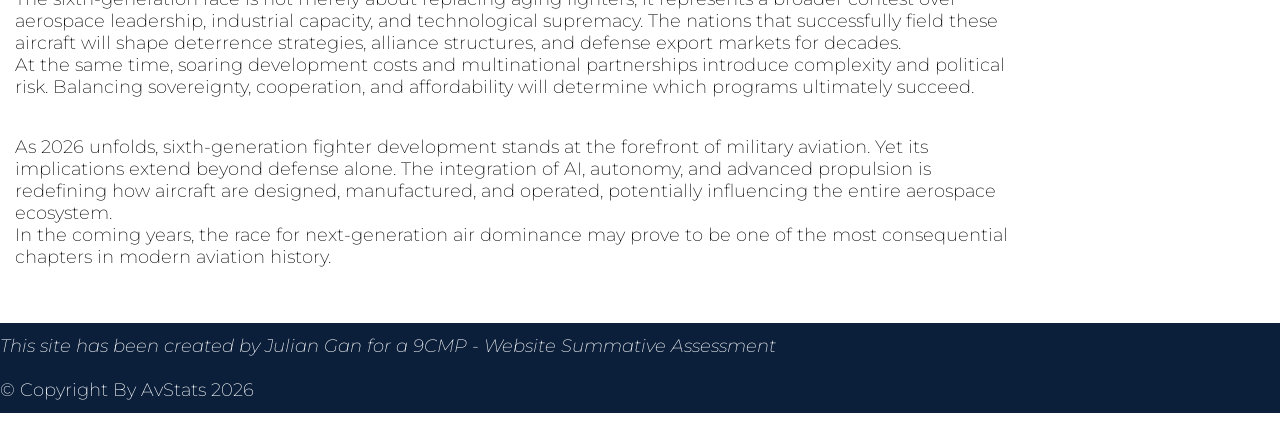
<file: Exclusives/Exclusive_002.html>
<!DOCTYPE html>
<html>
    <head>

     <link rel="preconnect" href="https://fonts.googleapis.com">
<link rel="preconnect" href="https://fonts.gstatic.com" crossorigin>
<link href="https://fonts.googleapis.com/css2?family=Montserrat:ital,wght@0,100..900;1,100..900&display=swap" rel="stylesheet">
<link rel="stylesheet" href="../Style3.css">
<meta charset="UTF-8">
<meta name="viewport" content="width=device-width, initial-scale=1.0">
        <title>AvStats</title>
        <link rel="shortcut icon" type="png" href="../Site_Images/favicon.png">
    </head>
<body>
<header class="top-banner">

    <a href="../index.html">
    <div class="logo">
        <img src="../Site_Images/AvStats2.png" alt="Website Logo">
    </div>
    </a>

    <nav class="navbar">
        <ul class="nav-menu">
            <li class="active"><a href="../index.html">Home</a></li>
        </ul>
    </nav>

</header>

<section class="hero">
    <img src="../Site_Images/Exclusives - Images/Exclusive_002/Exclusive_002_Banner.png" alt="Image of something">
</section>

<body>

<table>
    <tr><td style="padding: 15px;">
<h1>Sixth Generation Fighters</h1>

<h4><i>By Julian Gan | February 26, 2026</i></h4>

</br>

<p>In 2026, the global aerospace industry is no longer just building aircraft, it is redefining what air combat will look like for the next half-century. Around the world, major powers are accelerating development of sixth-generation fighter programs designed to replace today’s frontline jets and dominate increasingly complex airspace environments. These programs go far beyond speed and stealth; they aim to integrate artificial intelligence, autonomous “loyal wingman” drones, advanced networking, and next-generation propulsion into a single combat ecosystem.</p>
</br>


<h2>The US' NGAD</h2>

<p>The United States is advancing its Next Generation Air Dominance (NGAD) program under the United States Air Force. Unlike traditional fighter replacements, NGAD is envisioned as a “family of systems”, combining a crewed stealth aircraft with multiple uncrewed collaborative combat aircraft (CCA). Aerospace leaders such as Lockheed Martin and Boeing are competing for roles in what could become the most advanced combat aircraft ever fielded.
</br>
The emphasis is not just on stealth, but on data dominance, ensuring pilots can process and control vast streams of battlefield information in real time.</p>
</br>

<div class="image">
<div><img src="../Site_Images/Exclusives - Images/Exclusive_002/NGAD.jpg" style="height: auto; width: 850px; border-radius: 10px">
<p><i>United States Air Force (USAF), NGAD - Next Generation Fighter</i></p>
</br></br></div>
</div>

<h2>The EU's FCAS and GCAP</h2>

<p>In Europe, two parallel programs are shaping the continent’s airpower future. The Future Combat Air System (FCAS), led by Airbus and Dassault Aviation, aims to deliver a next-generation fighter supported by remote carrier drones and a secure combat cloud network.
</br>
Meanwhile, the UK, Italy, and Japan have partnered under the Global Combat Air Programme (GCAP), with BAE Systems playing a central industrial role. GCAP seeks to merge advanced sensor fusion, AI-assisted decision making, and potentially revolutionary propulsion systems into a highly adaptable combat platform.
</br>
Both initiatives reflect Europe’s determination to maintain sovereign defense capabilities while navigating industrial and political complexity.</p>
</br>

<div class="image">
<div><img src="../Site_Images/Exclusives - Images/Exclusive_002/FCAS.jpg" style="height: 300px; width: auto; border-radius: 10px">
<p><i>FCAS Concept</i></p>
</br></br></div>
</div>
<div class="image">
<div><img src="../Site_Images/Exclusives - Images/Exclusive_002/GCAP_BAE.webp" style="height: 300px; width: auto; border-radius: 10px">
<p><i>GCAP BAE Systems Render</i></p>
</br></br></div>
</div>

<h2>Asia-Pacific</h2>

<p>Across the Indo-Pacific, nations are investing heavily in advanced airpower amid shifting regional security dynamics. Japan’s involvement in GCAP signals a long-term commitment to indigenous high-tech defense manufacturing, while other regional players continue modernizing fleets with cutting-edge aircraft and missile systems.
</br>
The Asia-Pacific theatre is widely expected to be a primary operational environment for sixth-generation platforms, making early development decisions strategically critical.</p>
</br>

<div class="image">
<div><img src="../Site_Images/Exclusives - Images/Exclusive_002/GCAP_JP.jpg" style="height: 300px; width: auto; border-radius: 10px">
<p><i>GCAP Global Collaboration, Model at DSEI Japan Trade Show</i></p>
</br></br></div>
</div>


<h2>The Influence on Commercial Aviation</h2>

<p>While these programs are military in nature, their technological ripple effects will likely influence commercial aviation as well. Advances in:</p>
</br>

<ul>
    <li>Adaptive cycle engines</li>
    <li>Advanced composite materials</li>
    <li>Secure high-bandwidth data links</li>
    <li>Autonomous flight systems</li>
</ul>
</br>

<p>could eventually migrate into civilian aerospace applications, from more efficient long-haul airliners to advanced cargo aircraft and optionally piloted systems.

Historically, innovations such as fly-by-wire controls and composite structures transitioned from military research into commercial aircraft design. The same pattern may emerge with AI-assisted flight management and advanced propulsion.</p>

</br></br>
<h2>The Competition</h2>
<p>The sixth-generation race is not merely about replacing aging fighters, it represents a broader contest over aerospace leadership, industrial capacity, and technological supremacy. The nations that successfully field these aircraft will shape deterrence strategies, alliance structures, and defense export markets for decades.
</br>
At the same time, soaring development costs and multinational partnerships introduce complexity and political risk. Balancing sovereignty, cooperation, and affordability will determine which programs ultimately succeed.</p>

</br></br>
<p>As 2026 unfolds, sixth-generation fighter development stands at the forefront of military aviation. Yet its implications extend beyond defense alone. The integration of AI, autonomy, and advanced propulsion is redefining how aircraft are designed, manufactured, and operated, potentially influencing the entire aerospace ecosystem.
</br>
In the coming years, the race for next-generation air dominance may prove to be one of the most consequential chapters in modern aviation history.</p>


</td></tr>
</table>

<section class="footer">
    <p style="color:white;"><i>This site has been created by Julian Gan for a 9CMP - Website Summative Assessment</i> </br></br> © Copyright By AvStats 2026</p>
    
</section>

</body>
</file>
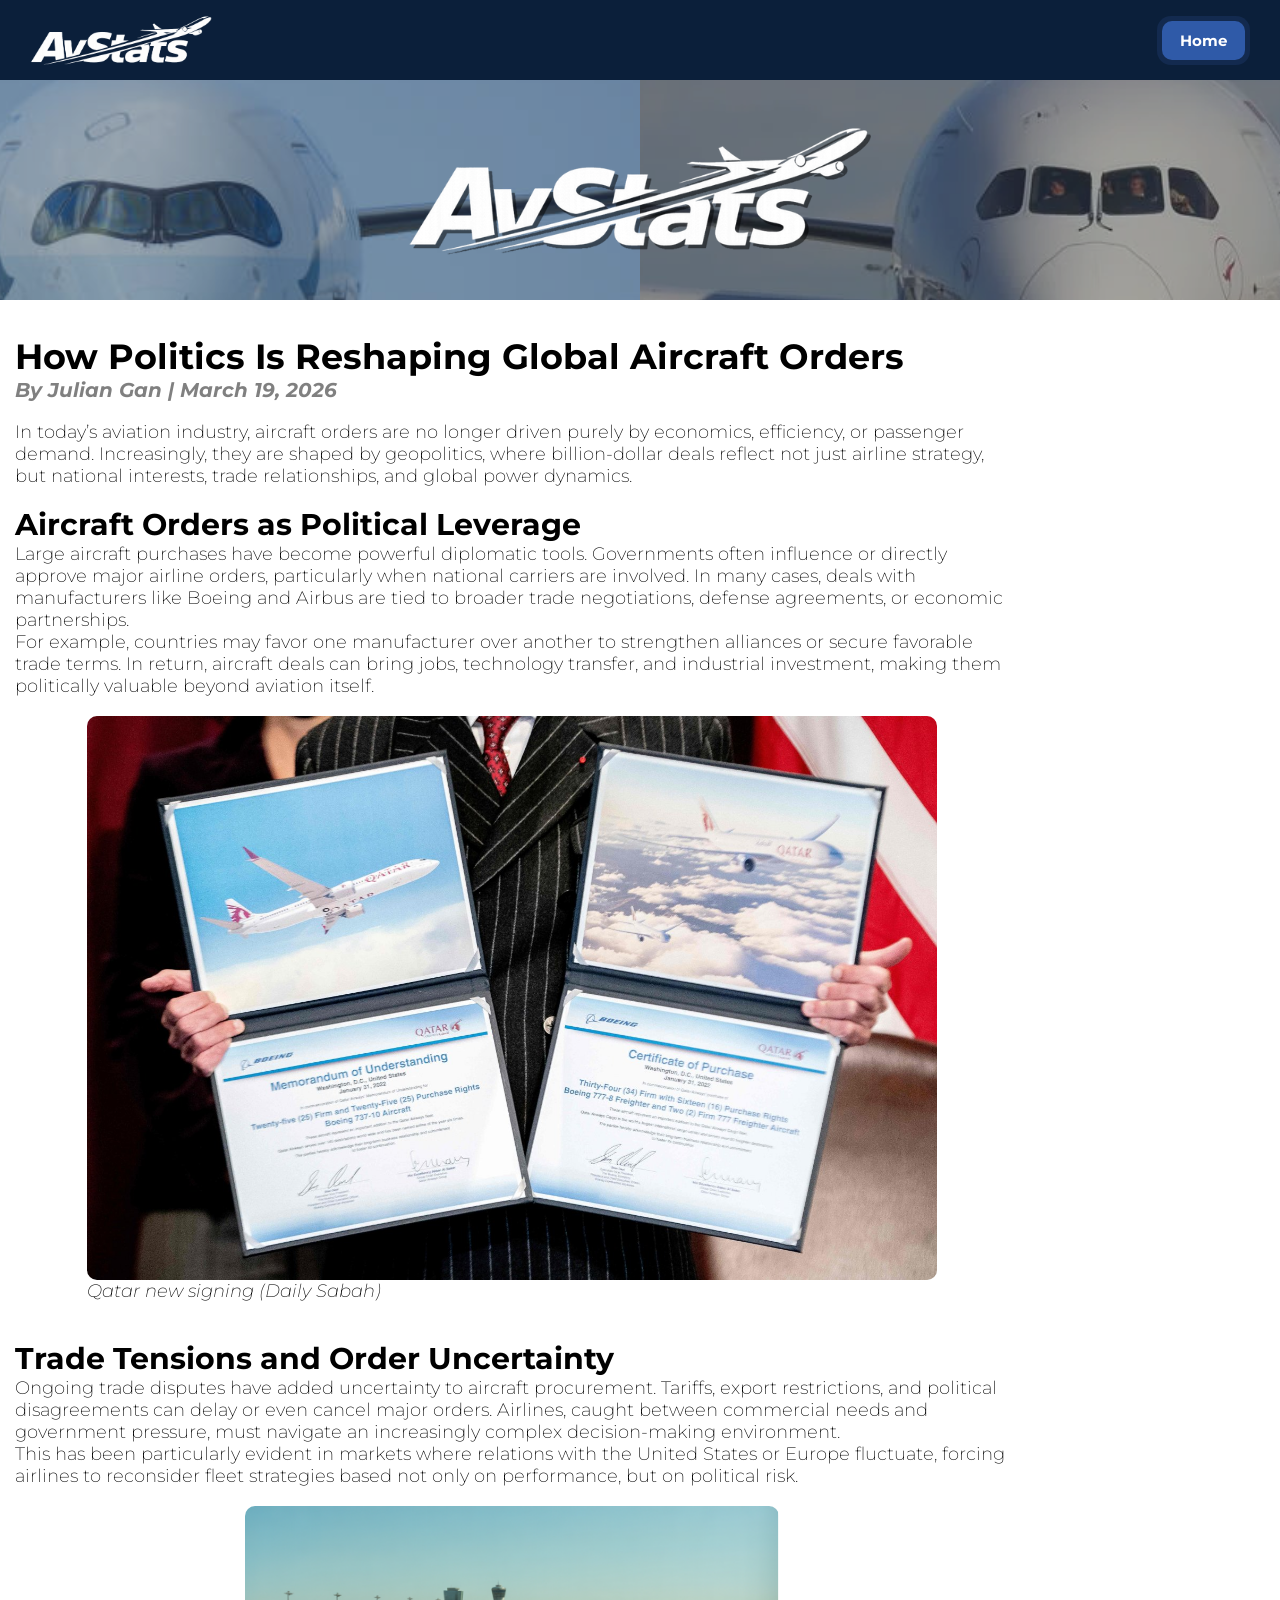
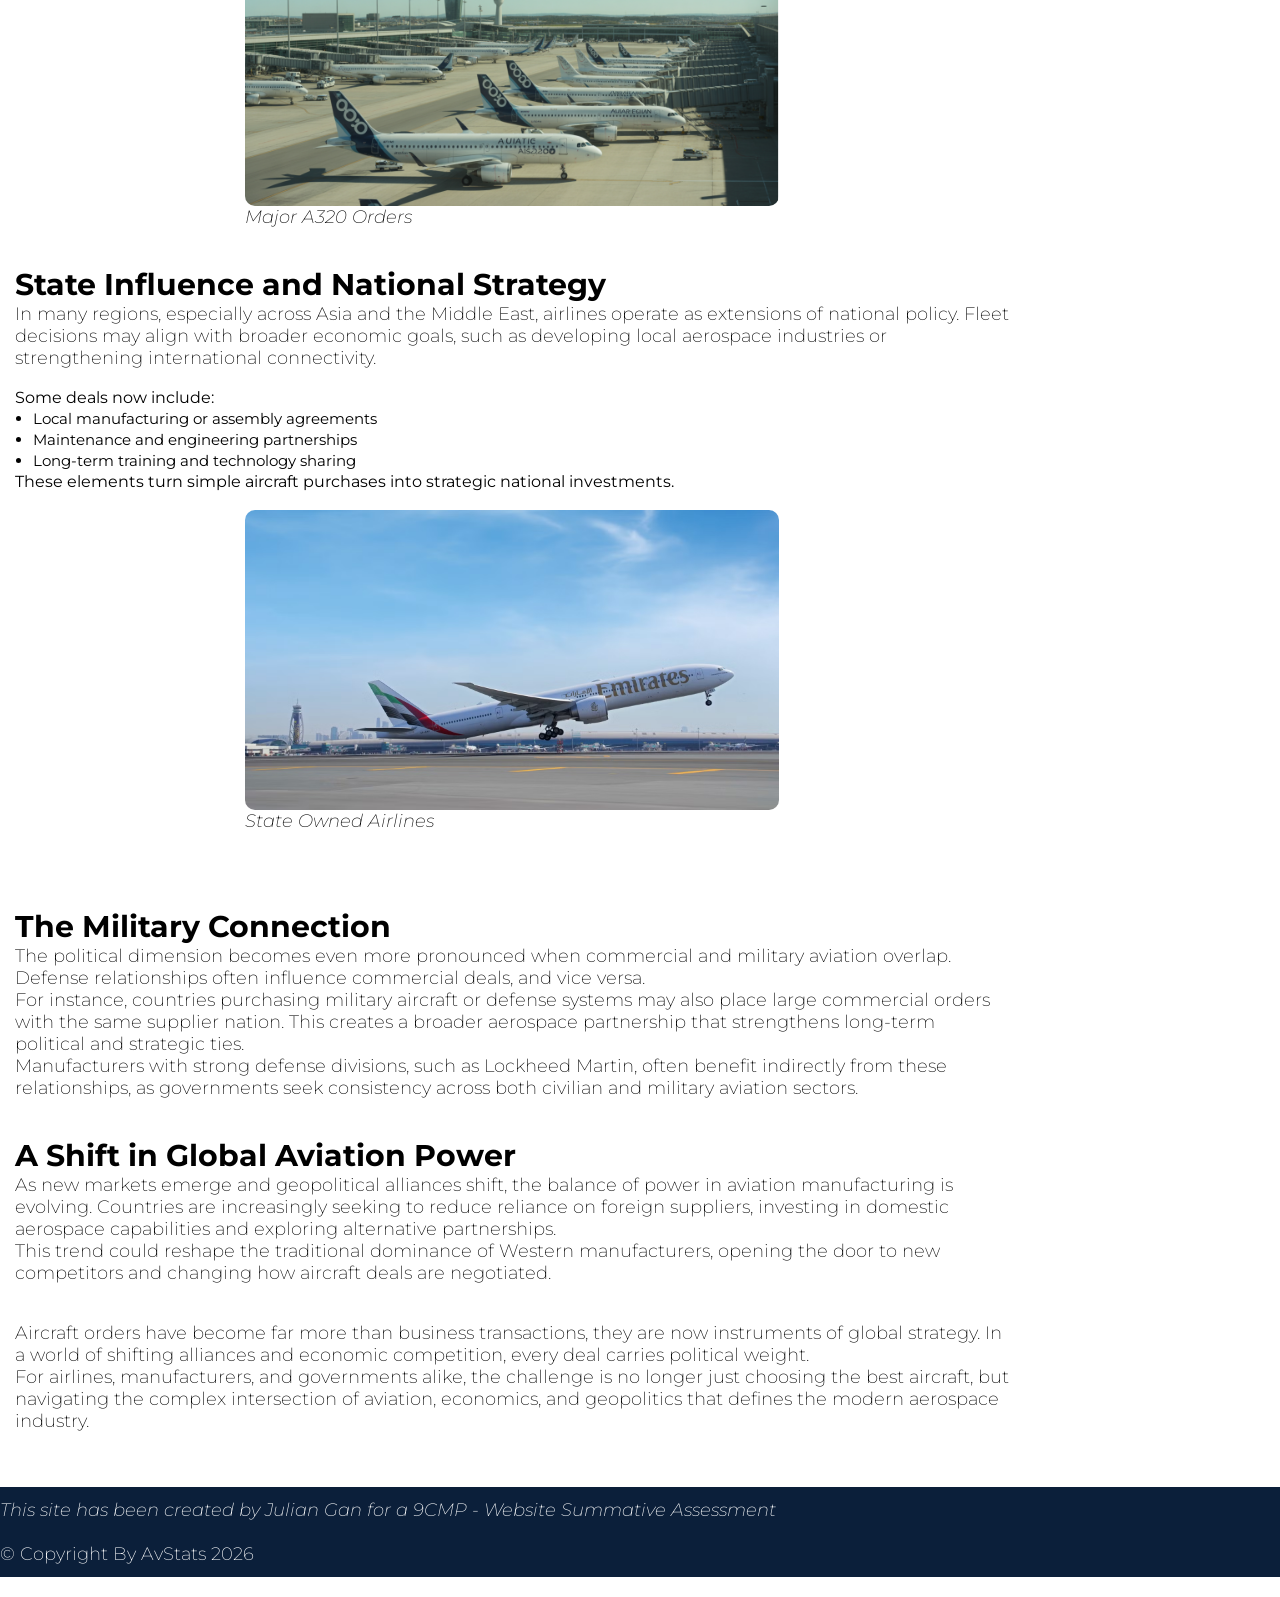
<file: Exclusives/Exclusive_003.html>
<!DOCTYPE html>
<html>
    <head>

     <link rel="preconnect" href="https://fonts.googleapis.com">
<link rel="preconnect" href="https://fonts.gstatic.com" crossorigin>
<link href="https://fonts.googleapis.com/css2?family=Montserrat:ital,wght@0,100..900;1,100..900&display=swap" rel="stylesheet">
<link rel="stylesheet" href="../Style3.css">
<meta charset="UTF-8">
<meta name="viewport" content="width=device-width, initial-scale=1.0">
        <title>AvStats</title>
        <link rel="shortcut icon" type="png" href="../Site_Images/favicon.png">
    </head>
<body>
<header class="top-banner">

    <a href="../index.html">
    <div class="logo">
        <img src="../Site_Images/AvStats2.png" alt="Website Logo">
    </div>
    </a>

    <nav class="navbar">
        <ul class="nav-menu">
            <li class="active"><a href="../index.html">Home</a></li>
        </ul>
    </nav>

</header>

<section class="hero">
    <img src="../Site_Images/Exclusives - Images/Exclusive_003/Exclusive_003_Banner.png" alt="Image of something">
</section>

<body>

<table>
    <tr><td style="padding: 15px;">
<h1>How Politics Is Reshaping Global Aircraft Orders</h1>

<h4><i>By Julian Gan | March 19, 2026</i></h4>

</br>

<p>In today’s aviation industry, aircraft orders are no longer driven purely by economics, efficiency, or passenger demand. Increasingly, they are shaped by geopolitics, where billion-dollar deals reflect not just airline strategy, but national interests, trade relationships, and global power dynamics.</p>
</br>


<h2>Aircraft Orders as Political Leverage</h2>

<p>Large aircraft purchases have become powerful diplomatic tools. Governments often influence or directly approve major airline orders, particularly when national carriers are involved. In many cases, deals with manufacturers like Boeing and Airbus are tied to broader trade negotiations, defense agreements, or economic partnerships.
</br>
For example, countries may favor one manufacturer over another to strengthen alliances or secure favorable trade terms. In return, aircraft deals can bring jobs, technology transfer, and industrial investment, making them politically valuable beyond aviation itself.</p>
</br>

<div class="image">
<div><img src="../Site_Images/Exclusives - Images/Exclusive_003/Order Signing.jpg" style="height: auto; width: 850px; border-radius: 10px">
<p><i>Qatar new signing (Daily Sabah)</i></p>
</br></br></div>
</div>

<h2>Trade Tensions and Order Uncertainty</h2>

<p>Ongoing trade disputes have added uncertainty to aircraft procurement. Tariffs, export restrictions, and political disagreements can delay or even cancel major orders. Airlines, caught between commercial needs and government pressure, must navigate an increasingly complex decision-making environment.
</br>
This has been particularly evident in markets where relations with the United States or Europe fluctuate, forcing airlines to reconsider fleet strategies based not only on performance, but on political risk.</p>
</br>

<div class="image">
<div><img src="../Site_Images/Exclusives - Images/Exclusive_003/major_a320_orders.png" style="height: 300px; width: auto; border-radius: 10px">
<p><i>Major A320 Orders</i></p>
</br></br></div>
</div>

<h2>State Influence and National Strategy</h2>

<p>In many regions, especially across Asia and the Middle East, airlines operate as extensions of national policy. Fleet decisions may align with broader economic goals, such as developing local aerospace industries or strengthening international connectivity.</p>
</br>
Some deals now include:
<ul>
<li>Local manufacturing or assembly agreements</li>
<li>Maintenance and engineering partnerships</li>
<li>Long-term training and technology sharing</li>
</ul>

These elements turn simple aircraft purchases into strategic national investments.</p>

</br>
    
<div class="image">
<div><img src="../Site_Images/Exclusives - Images/Exclusive_003/emirates.avif" style="height: 300px; width: auto; border-radius: 10px">
<p><i>State Owned Airlines</i></p>
</br></br></div>
</div>


</br></br>
<h2>The Military Connection</h2>
<p>The political dimension becomes even more pronounced when commercial and military aviation overlap. Defense relationships often influence commercial deals, and vice versa.
<br>
For instance, countries purchasing military aircraft or defense systems may also place large commercial orders with the same supplier nation. This creates a broader aerospace partnership that strengthens long-term political and strategic ties.
<br>
Manufacturers with strong defense divisions, such as Lockheed Martin, often benefit indirectly from these relationships, as governments seek consistency across both civilian and military aviation sectors.</p>

</br></br>
<h2>A Shift in Global Aviation Power</h2>
<p>As new markets emerge and geopolitical alliances shift, the balance of power in aviation manufacturing is evolving. Countries are increasingly seeking to reduce reliance on foreign suppliers, investing in domestic aerospace capabilities and exploring alternative partnerships.
</br>
This trend could reshape the traditional dominance of Western manufacturers, opening the door to new competitors and changing how aircraft deals are negotiated.</p>


</br></br>
<p> Aircraft orders have become far more than business transactions, they are now instruments of global strategy. In a world of shifting alliances and economic competition, every deal carries political weight.
</br>
For airlines, manufacturers, and governments alike, the challenge is no longer just choosing the best aircraft, but navigating the complex intersection of aviation, economics, and geopolitics that defines the modern aerospace industry.</p>

</td></tr>
</table>

<section class="footer">
    <p style="color:white;"><i>This site has been created by Julian Gan for a 9CMP - Website Summative Assessment</i> </br></br> © Copyright By AvStats 2026</p>
    
</section>

</body>
</file>
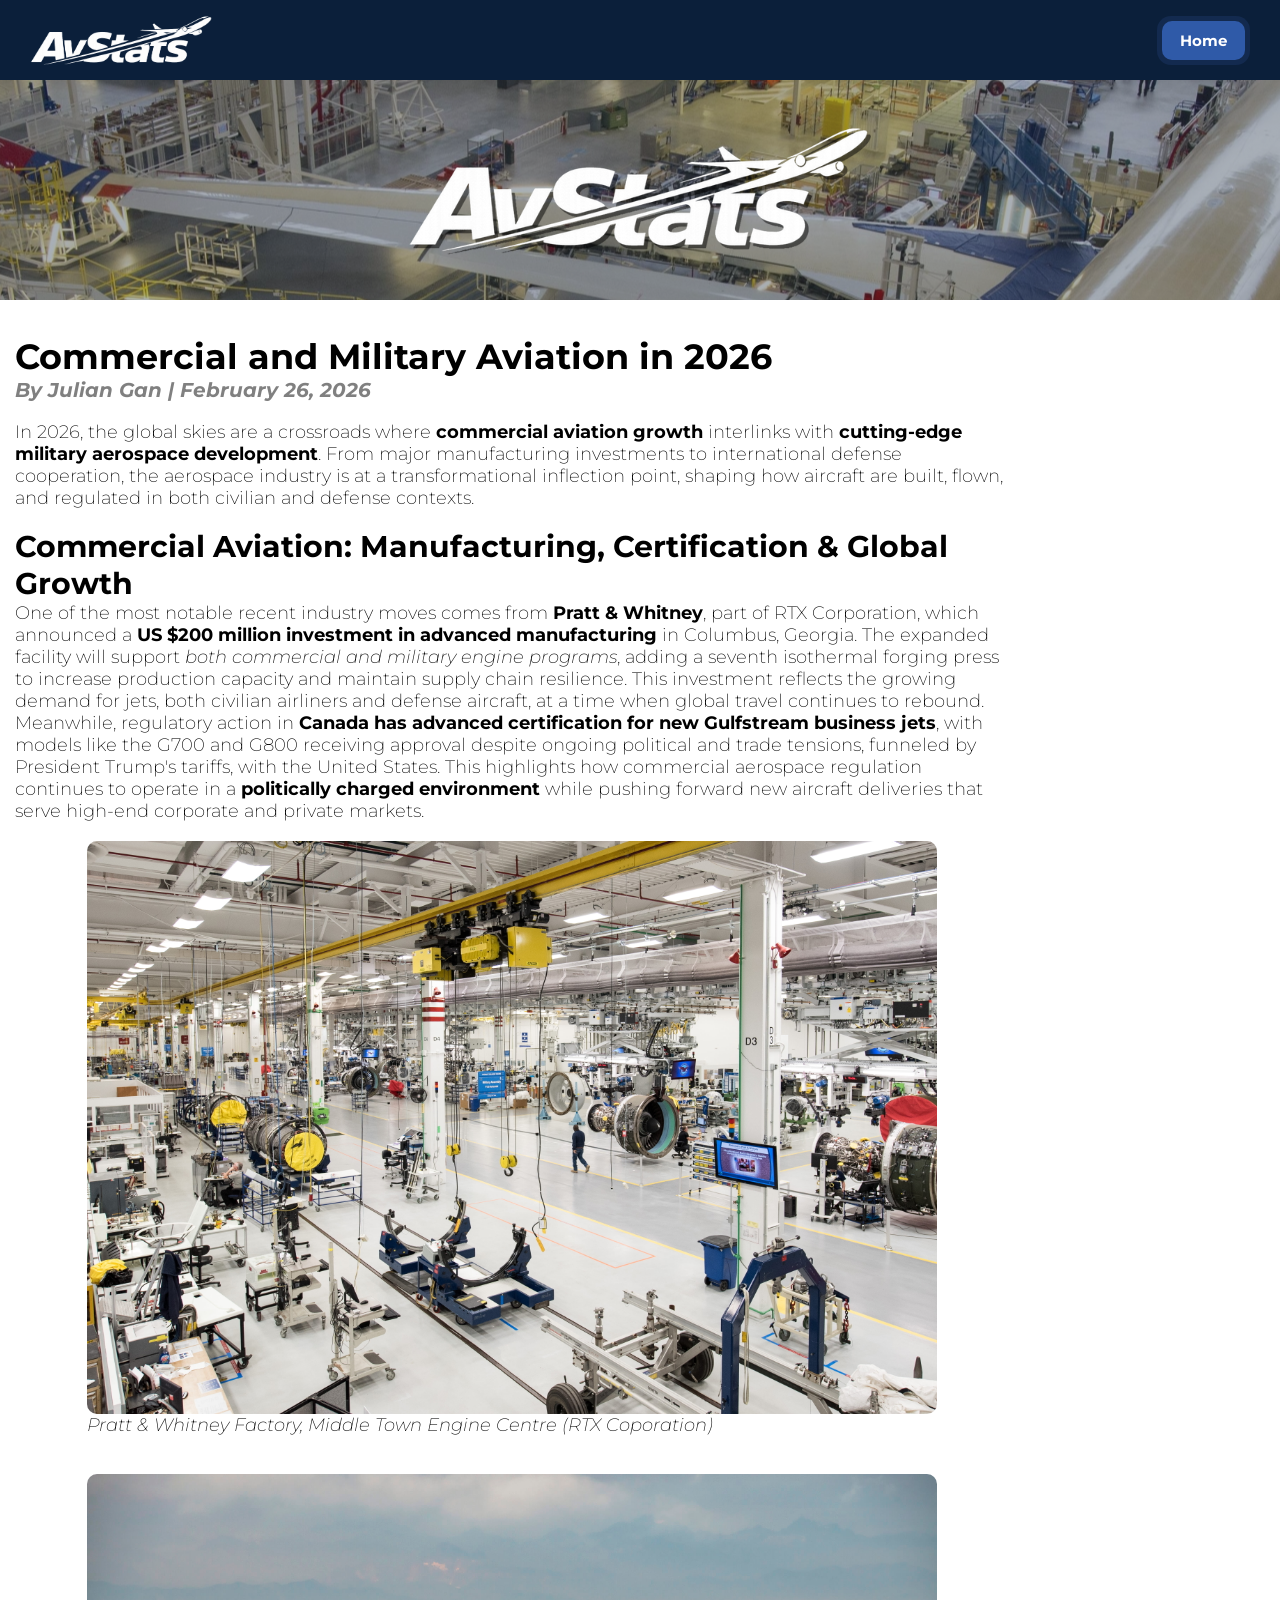
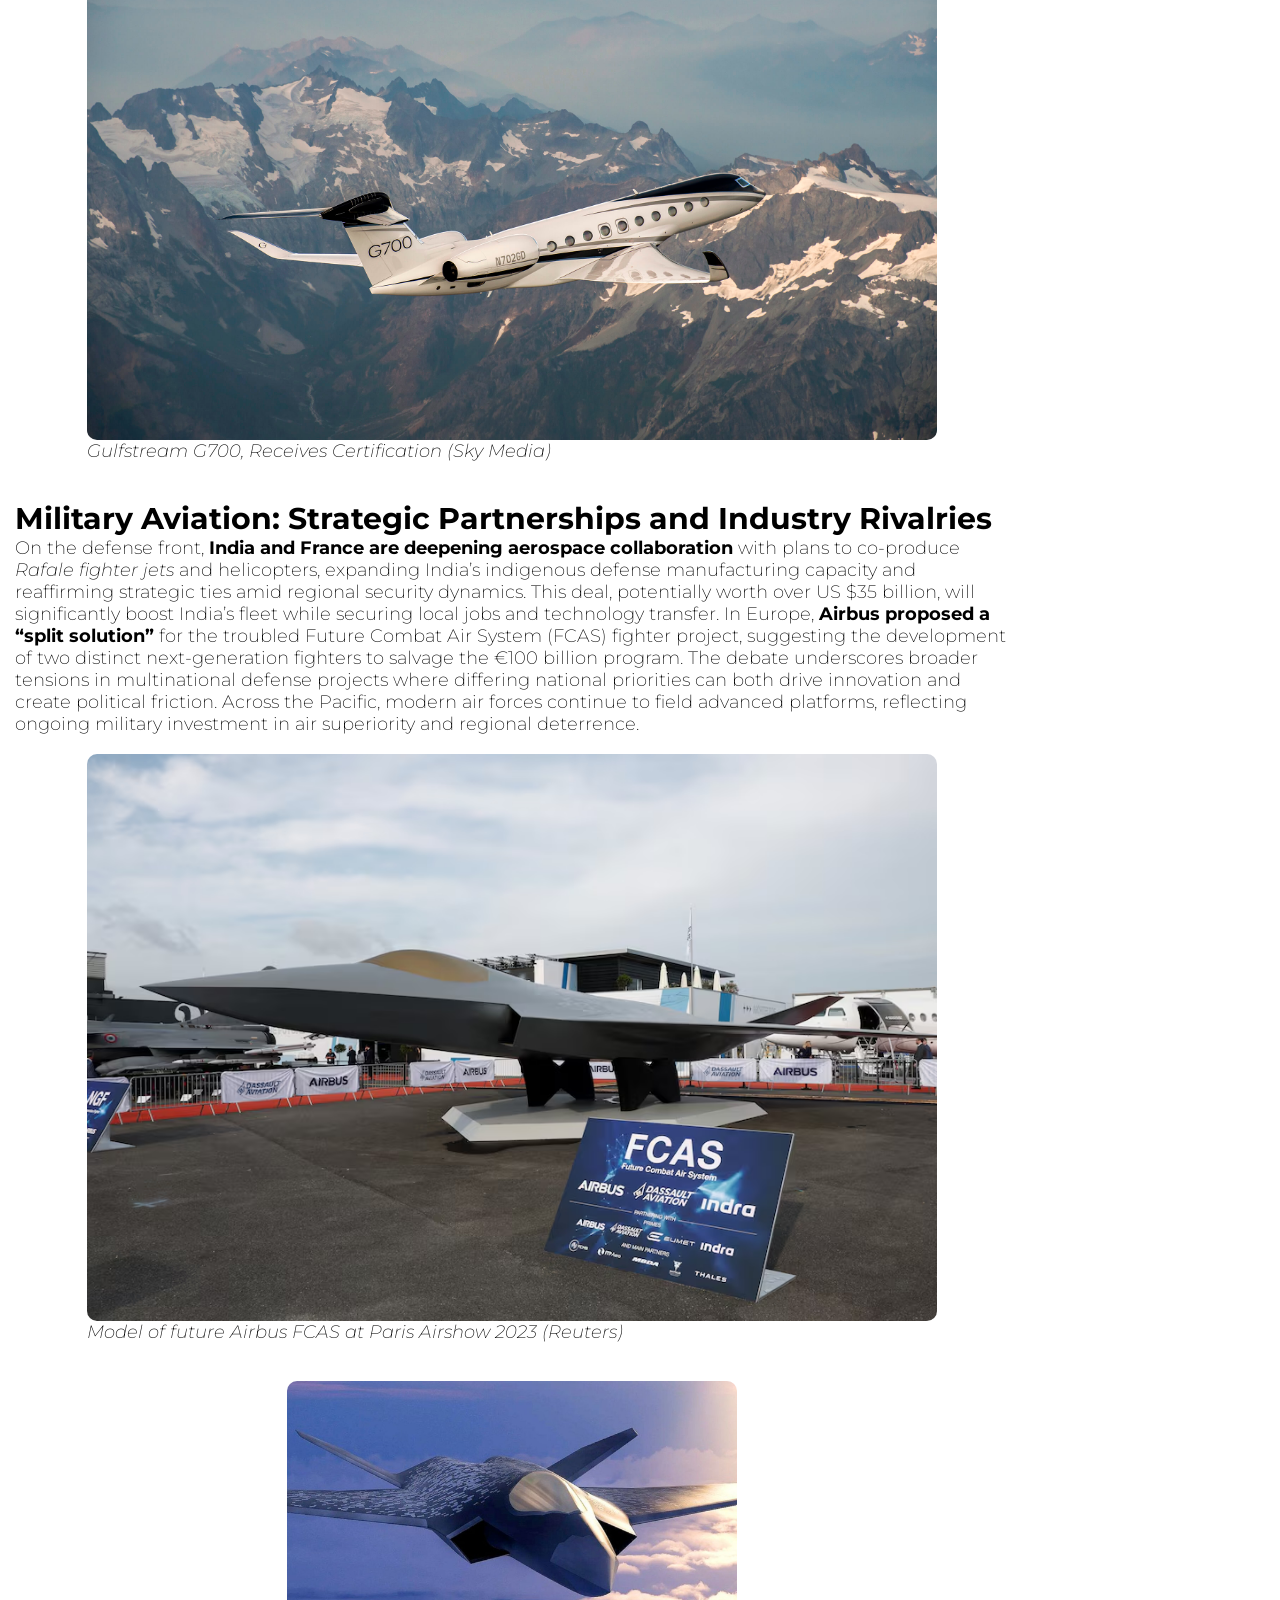
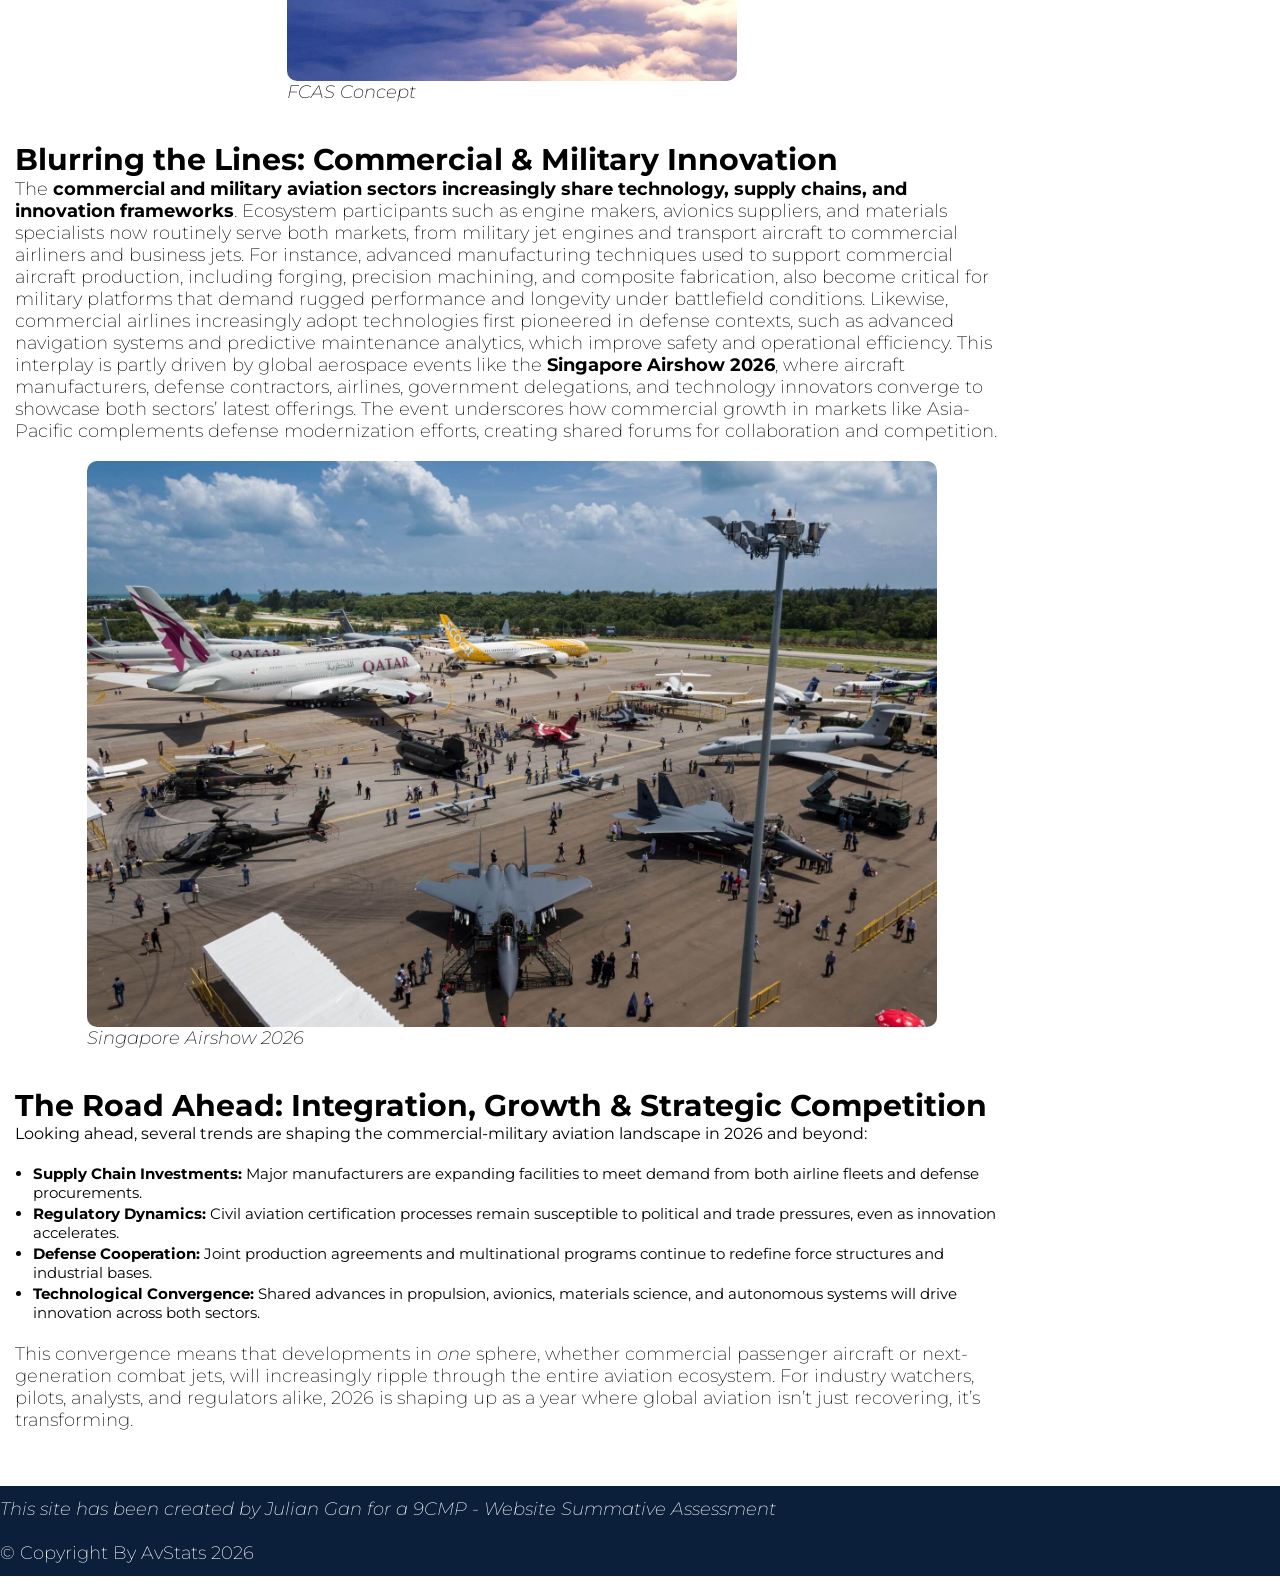
<file: AvStats/Exclusives/Exclusive_001.html>
<!DOCTYPE html>
<html>
    <head>

     <link rel="preconnect" href="https://fonts.googleapis.com">
<link rel="preconnect" href="https://fonts.gstatic.com" crossorigin>
<link href="https://fonts.googleapis.com/css2?family=Montserrat:ital,wght@0,100..900;1,100..900&display=swap" rel="stylesheet">
<link rel="stylesheet" href="../Style3.css">
<meta charset="UTF-8">
<meta name="viewport" content="width=device-width, initial-scale=1.0">
        <title>AvStats</title>
    </head>
<body>
<header class="top-banner">

    <div class="logo">
        <img src="../Site_Images/AvStats2.png" alt="Website Logo">
    </div>

    <nav class="navbar">
        <ul class="nav-menu">
            <li class="active"><a href="../index.html">Home</a></li>
        </ul>
    </nav>

</header>

<section class="hero">
    <img src="../Site_Images/Exclusives - Images/Exclusive_001/Exclusive_001_Banner.png" alt="Image of something">
</section>

<body>

<table>
    <tr><td style="padding: 15px;">
<h1>Commercial and Military Aviation in 2026</h1>

<h4><i>By Julian Gan | February 26, 2026</i></h4>

</br>

<p>In 2026, the global skies are a crossroads where <b>commercial aviation growth</b> interlinks with <b>cutting-edge military aerospace development</b>. From major manufacturing investments to international defense cooperation, the aerospace industry is at a transformational inflection point, shaping how aircraft are built, flown, and regulated in both civilian and defense contexts.</p>
</br>


<h2>Commercial Aviation: Manufacturing, Certification & Global Growth</h2>

<p>One of the most notable recent industry moves comes from <b>Pratt & Whitney</b>, part of RTX Corporation, which announced a <b>US $200 million investment in advanced manufacturing</b> in Columbus, Georgia. The expanded facility will support <i>both commercial and military engine programs</i>, adding a seventh isothermal forging press to increase production capacity and maintain supply chain resilience. This investment reflects the growing demand for jets, both civilian airliners and defense aircraft, at a time when global travel continues to rebound.
Meanwhile, regulatory action in <b>Canada has advanced certification for new Gulfstream business jets</b>, with models like the G700 and G800 receiving approval despite ongoing political and trade tensions, funneled by President Trump's tariffs, with the United States. This highlights how commercial aerospace regulation continues to operate in a <b>politically charged environment</b> while pushing forward new aircraft deliveries that serve high-end corporate and private markets.</p>
</br>

<div class="image">
<div><img src="../Site_Images/Exclusives - Images/Exclusive_001/P&W_Factory.jpg" style="height: auto; width: 850px; border-radius: 10px">
<p><i>Pratt & Whitney Factory, Middle Town Engine Centre (RTX Coporation)</i></p>
</br></br></div>
</div>

<div class="image">
    <div><img src="../Site_Images/Exclusives - Images/Exclusive_001/G700_Certification.jpg" style="height: auto; width: 850px; border-radius: 10px">
<p><i>Gulfstream G700, Receives Certification (Sky Media)</i></p>
</br></br></div>
</div>

<h2>Military Aviation: Strategic Partnerships and Industry Rivalries</h2>

<p>On the defense front, <b>India and France are deepening aerospace collaboration</b> with plans to co-produce <i>Rafale fighter jets</i> and helicopters, expanding India’s indigenous defense manufacturing capacity and reaffirming strategic ties amid regional security dynamics. This deal, potentially worth over US $35 billion, will significantly boost India’s fleet while securing local jobs and technology transfer.

In Europe, <b>Airbus proposed a “split solution”</b> for the troubled Future Combat Air System (FCAS) fighter project, suggesting the development of two distinct next-generation fighters to salvage the €100 billion program. The debate underscores broader tensions in multinational defense projects where differing national priorities can both drive innovation and create political friction.

Across the Pacific, modern air forces continue to field advanced platforms, reflecting ongoing military investment in air superiority and regional deterrence.</p>
</br>

<div class="image">
<div><img src="../Site_Images/Exclusives - Images/Exclusive_001/FCAS_IndiaFrance.avif" style="height: auto; width: 850px; border-radius: 10px">
<p><i>Model of future Airbus FCAS at Paris Airshow 2023 (Reuters)</i></p>
</br></br></div>
</div>

<div class="image">
<div><img src="../Site_Images/Exclusives - Images/Exclusive_001/FCAS_Render.jpg" style="height: 300px; width: auto; border-radius: 10px">
<p><i>FCAS Concept</i></p>
</br></br></div>
</div>


<h2>Blurring the Lines: Commercial & Military Innovation</h2>

<p>The <b>commercial and military aviation sectors increasingly share technology, supply chains, and innovation frameworks</b>. Ecosystem participants such as engine makers, avionics suppliers, and materials specialists now routinely serve both markets, from military jet engines and transport aircraft to commercial airliners and business jets.

For instance, advanced manufacturing techniques used to support commercial aircraft production, including forging, precision machining, and composite fabrication, also become critical for military platforms that demand rugged performance and longevity under battlefield conditions. Likewise, commercial airlines increasingly adopt technologies first pioneered in defense contexts, such as advanced navigation systems and predictive maintenance analytics, which improve safety and operational efficiency.

This interplay is partly driven by global aerospace events like the <b>Singapore Airshow 2026</b>, where aircraft manufacturers, defense contractors, airlines, government delegations, and technology innovators converge to showcase both sectors’ latest offerings. The event underscores how commercial growth in markets like Asia-Pacific complements defense modernization efforts, creating shared forums for collaboration and competition. </p>
</br>

<div class="image">
<div><img src="../Site_Images/Exclusives - Images/Exclusive_001/singapore_airshow.jpg" style="height: auto; width: 850px; border-radius: 10px">
<p><i>Singapore Airshow 2026</i></p>
</br></br></div>
</div>


<h2>The Road Ahead: Integration, Growth & Strategic Competition</h2>

Looking ahead, several trends are shaping the commercial-military aviation landscape in 2026 and beyond:
</br></br>

<ul>
    <li><b>Supply Chain Investments:</b> Major manufacturers are expanding facilities to meet demand from both airline fleets and defense procurements.</li>
    <li><b>Regulatory Dynamics:</b> Civil aviation certification processes remain susceptible to political and trade pressures, even as innovation accelerates.</li>
    <li><b>Defense Cooperation:</b> Joint production agreements and multinational programs continue to redefine force structures and industrial bases.</li>
    <li><b>Technological Convergence:</b> Shared advances in propulsion, avionics, materials science, and autonomous systems will drive innovation across both sectors.</li>
</ul>
</br>

<p>This convergence means that developments in <i>one</i> sphere, whether commercial passenger aircraft or next-generation combat jets, will increasingly ripple through the entire aviation ecosystem. For industry watchers, pilots, analysts, and regulators alike, 2026 is shaping up as a year where global aviation isn’t just recovering, it’s transforming. </p>
</td></tr>
</table>

<section class="footer">
    <p style="color:white;"><i>This site has been created by Julian Gan for a 9CMP - Website Summative Assessment</i> </br></br> © Copyright By AvStats 2026</p>
    
</section>

</body>
</file>
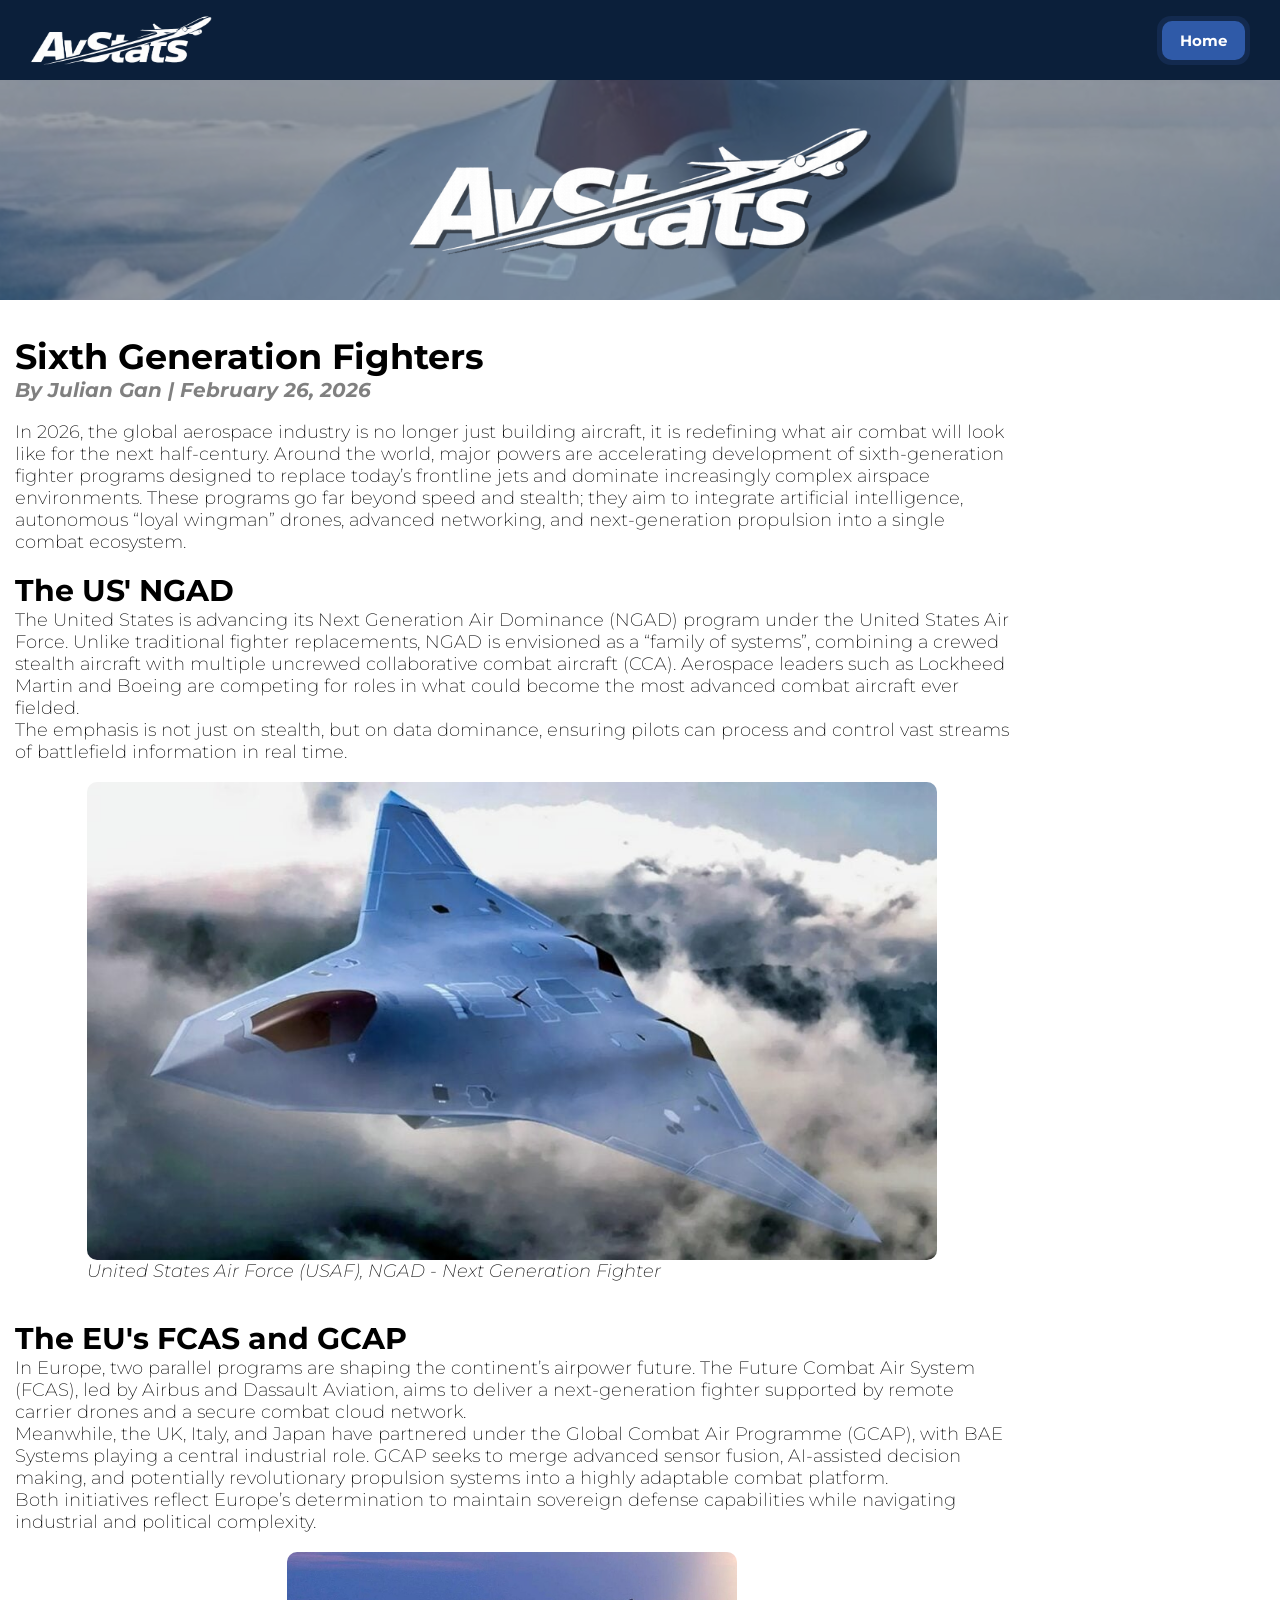
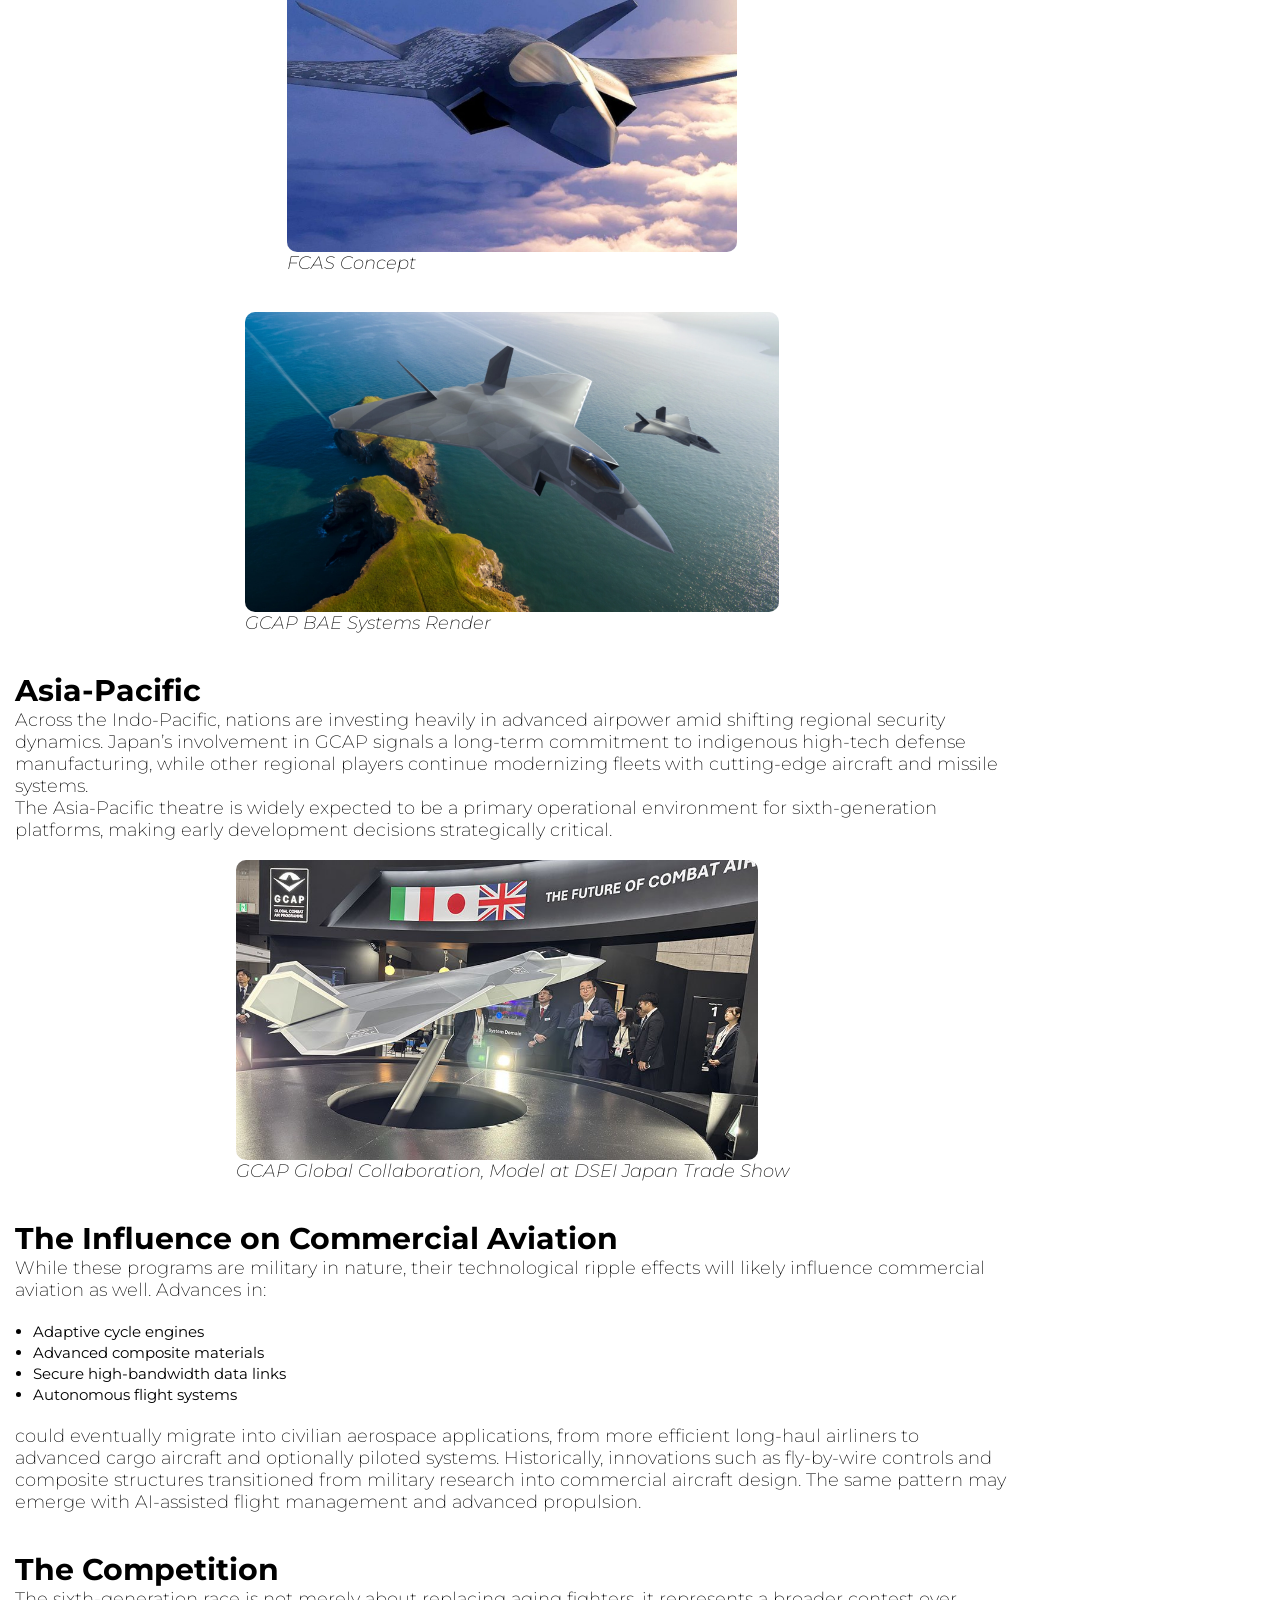
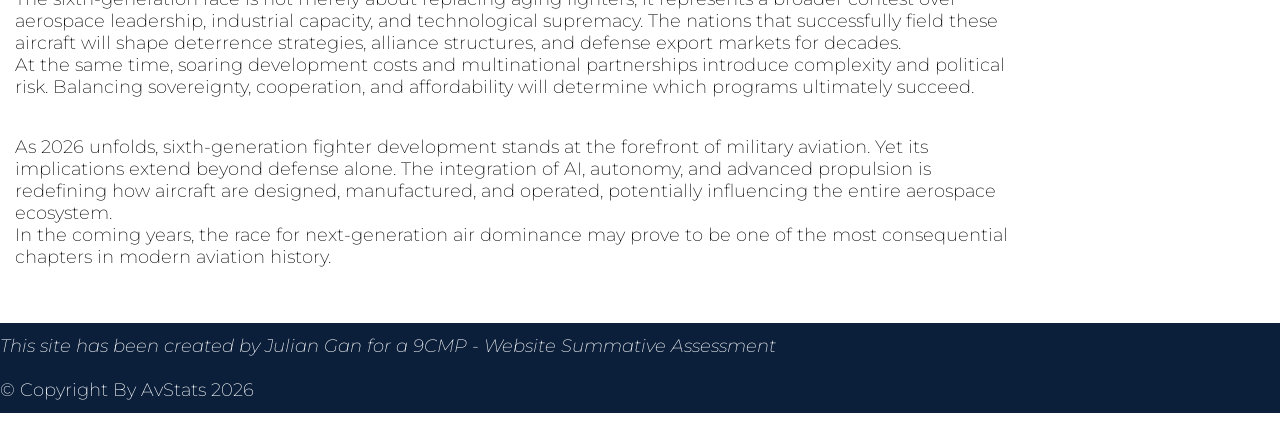
<file: AvStats/Exclusives/Exclusive_002.html>
<!DOCTYPE html>
<html>
    <head>

     <link rel="preconnect" href="https://fonts.googleapis.com">
<link rel="preconnect" href="https://fonts.gstatic.com" crossorigin>
<link href="https://fonts.googleapis.com/css2?family=Montserrat:ital,wght@0,100..900;1,100..900&display=swap" rel="stylesheet">
<link rel="stylesheet" href="../Style3.css">
<meta charset="UTF-8">
<meta name="viewport" content="width=device-width, initial-scale=1.0">
        <title>AvStats</title>
    </head>
<body>
<header class="top-banner">

    <div class="logo">
        <img src="../Site_Images/AvStats2.png" alt="Website Logo">
    </div>

    <nav class="navbar">
        <ul class="nav-menu">
            <li class="active"><a href="../index.html">Home</a></li>
        </ul>
    </nav>

</header>

<section class="hero">
    <img src="../Site_Images/Exclusives - Images/Exclusive_002/Exclusive_002_Banner.png" alt="Image of something">
</section>

<body>

<table>
    <tr><td style="padding: 15px;">
<h1>Sixth Generation Fighters</h1>

<h4><i>By Julian Gan | February 26, 2026</i></h4>

</br>

<p>In 2026, the global aerospace industry is no longer just building aircraft, it is redefining what air combat will look like for the next half-century. Around the world, major powers are accelerating development of sixth-generation fighter programs designed to replace today’s frontline jets and dominate increasingly complex airspace environments. These programs go far beyond speed and stealth; they aim to integrate artificial intelligence, autonomous “loyal wingman” drones, advanced networking, and next-generation propulsion into a single combat ecosystem.</p>
</br>


<h2>The US' NGAD</h2>

<p>The United States is advancing its Next Generation Air Dominance (NGAD) program under the United States Air Force. Unlike traditional fighter replacements, NGAD is envisioned as a “family of systems”, combining a crewed stealth aircraft with multiple uncrewed collaborative combat aircraft (CCA). Aerospace leaders such as Lockheed Martin and Boeing are competing for roles in what could become the most advanced combat aircraft ever fielded.
</br>
The emphasis is not just on stealth, but on data dominance, ensuring pilots can process and control vast streams of battlefield information in real time.</p>
</br>

<div class="image">
<div><img src="../Site_Images/Exclusives - Images/Exclusive_002/NGAD.jpg" style="height: auto; width: 850px; border-radius: 10px">
<p><i>United States Air Force (USAF), NGAD - Next Generation Fighter</i></p>
</br></br></div>
</div>

<h2>The EU's FCAS and GCAP</h2>

<p>In Europe, two parallel programs are shaping the continent’s airpower future. The Future Combat Air System (FCAS), led by Airbus and Dassault Aviation, aims to deliver a next-generation fighter supported by remote carrier drones and a secure combat cloud network.
</br>
Meanwhile, the UK, Italy, and Japan have partnered under the Global Combat Air Programme (GCAP), with BAE Systems playing a central industrial role. GCAP seeks to merge advanced sensor fusion, AI-assisted decision making, and potentially revolutionary propulsion systems into a highly adaptable combat platform.
</br>
Both initiatives reflect Europe’s determination to maintain sovereign defense capabilities while navigating industrial and political complexity.</p>
</br>

<div class="image">
<div><img src="../Site_Images/Exclusives - Images/Exclusive_002/FCAS.jpg" style="height: 300px; width: auto; border-radius: 10px">
<p><i>FCAS Concept</i></p>
</br></br></div>
</div>
<div class="image">
<div><img src="../Site_Images/Exclusives - Images/Exclusive_002/GCAP_BAE.webp" style="height: 300px; width: auto; border-radius: 10px">
<p><i>GCAP BAE Systems Render</i></p>
</br></br></div>
</div>

<h2>Asia-Pacific</h2>

<p>Across the Indo-Pacific, nations are investing heavily in advanced airpower amid shifting regional security dynamics. Japan’s involvement in GCAP signals a long-term commitment to indigenous high-tech defense manufacturing, while other regional players continue modernizing fleets with cutting-edge aircraft and missile systems.
</br>
The Asia-Pacific theatre is widely expected to be a primary operational environment for sixth-generation platforms, making early development decisions strategically critical.</p>
</br>

<div class="image">
<div><img src="../Site_Images/Exclusives - Images/Exclusive_002/GCAP_JP.jpg" style="height: 300px; width: auto; border-radius: 10px">
<p><i>GCAP Global Collaboration, Model at DSEI Japan Trade Show</i></p>
</br></br></div>
</div>


<h2>The Influence on Commercial Aviation</h2>

<p>While these programs are military in nature, their technological ripple effects will likely influence commercial aviation as well. Advances in:</p>
</br>

<ul>
    <li>Adaptive cycle engines</li>
    <li>Advanced composite materials</li>
    <li>Secure high-bandwidth data links</li>
    <li>Autonomous flight systems</li>
</ul>
</br>

<p>could eventually migrate into civilian aerospace applications, from more efficient long-haul airliners to advanced cargo aircraft and optionally piloted systems.

Historically, innovations such as fly-by-wire controls and composite structures transitioned from military research into commercial aircraft design. The same pattern may emerge with AI-assisted flight management and advanced propulsion.</p>

</br></br>
<h2>The Competition</h2>
<p>The sixth-generation race is not merely about replacing aging fighters, it represents a broader contest over aerospace leadership, industrial capacity, and technological supremacy. The nations that successfully field these aircraft will shape deterrence strategies, alliance structures, and defense export markets for decades.
</br>
At the same time, soaring development costs and multinational partnerships introduce complexity and political risk. Balancing sovereignty, cooperation, and affordability will determine which programs ultimately succeed.</p>

</br></br>
<p>As 2026 unfolds, sixth-generation fighter development stands at the forefront of military aviation. Yet its implications extend beyond defense alone. The integration of AI, autonomy, and advanced propulsion is redefining how aircraft are designed, manufactured, and operated, potentially influencing the entire aerospace ecosystem.
</br>
In the coming years, the race for next-generation air dominance may prove to be one of the most consequential chapters in modern aviation history.</p>


</td></tr>
</table>

<section class="footer">
    <p style="color:white;"><i>This site has been created by Julian Gan for a 9CMP - Website Summative Assessment</i> </br></br> © Copyright By AvStats 2026</p>
    
</section>

</body>
</file>
<file: Style2.css>
/*Image Margining and Adjustment*/
* {
    margin: 0;
    padding: 0;
    box-sizing: border-box;
}

img {
    display: block;
}

section {
    margin: 0;
    padding: 0;
}

body {
    margin: 0;
}

/*Font Assignment*/
h1 {
    font-family: "Montserrat";
    font-weight: 200;
    font-size: 35px;
    font-style: b;
    font-weight: bold;
}

h2 {
    font-family: "Montserrat";
    font-weight: 200;
    font-size: 30px;
    font-weight: bold;
}

h3 {
    font-family: "Montserrat";
    font-weight: 200;
    font-size: 25px;
    font-weight: bold;
}

p {
    font-family: "Montserrat";
    font-weight: 200;
    font-size: 18px;
}

li {
    font-family: "Montserrat";
    font-weight: 200;
    font-size: 15px;
    font-weight: bold;
}

/* Banner */
.top-banner {
    position: sticky;
    top: 0;
    z-index: 1000;

    width: 100%;
    background: #0b1f3a;

    display: flex;
    align-items: center;
    justify-content: space-between;

    padding: 15px 30px;
}

.logo img {
    height: 50px;
}

/*Navigation Menu*/
.nav-menu {
    list-style: none;
    display: flex;
    background: #132a4f;
    border-radius: 14px;
    padding: 5px;
}

.nav-menu li {
    padding: 10px 18px;
    border-radius: 10px;
}

.nav-menu a {
    text-decoration: none;
    color: white;
    font-weight: bold;
}

.nav-menu li:hover {
    background: #1e3a5f;
}

.nav-menu .active {
    background: #2f5aa8;
}


/* Hero/Banner Image*/
.hero {
    width: 100%;
    height: 220px; /* fixed height */
    overflow: hidden; /* crops any overflow */
    display: flex;
    justify-content: center;
    align-items: center;
    margin: 0;
    line-height: 0;
}

.hero img {
    width: 100%;       /* stretches across screen */
    height: auto;      /* so it doesn't image warp */
    min-height: 100%;  /* like forces the height */
    object-fit: cover; /* crops the image when needed */
}

/* Table styling - This is for actual statistics */
table {
    width: 95%;
    border-collapse: separate;
    border-spacing: 0;
    margin: 20px 0;
    border-radius: 12px;
    overflow: hidden;
    border: 0px solid #dcdcdc;
    transition: transform 0.2s ease, box-shadow 0.2s ease;
    padding: 10px;
}

.hover-table {
  transition: transform 0.2s ease, box-shadow 0.2s ease;
  border-radius: 10px;
}

.hover-table:hover {
  transform: translateY(-4px);
  box-shadow: 0 8px 20px rgba(0,0,0,0.2);
}

/* Table Hover pop */



/* Making the table scroll on its own */
.table-scroll {
    max-height: 300px;
    overflow-y: auto;
    overflow-x: visible;
    position: relative;
    border: 0px solid #dcdcdc;
    border-radius: 12px;
    padding-bottom: 120px;
}

/* Header Row */
th {
    background-color: #e6e6e6;
    font-weight: bold;
    padding: 0px;
    text-align: left;
    font-family: Montserrat;
    border-top: 0px solid #eeeeee;
    border-left: 0px solid #eeeeee;
}

/* Normal cells */
td {
    padding: 0px;
    border-top: 0px solid #eeeeee;
    border-left: 0px solid #eeeeee;
    font-family: Montserrat;
}

/*Banner separation thingo */
.company-banner {
    width: 100%;
    height: 60px;
    display: flex;
    justify-content: center;
    align-items: center;
    background-color: #0b1f3a;
    margin: 40px 0 20px 0;
}

.company-banner img {
    height: 50px; 
    width: auto;
    object-fit: contain;
    margin: 0;
}

/* IDK? I did this so that then each company more distinctive */
.airbus-banner {
    background-color: #00205B; /* Airbus Blue */
}

.boeing-banner {
    background-color: #0039A6; /* Boeing Blue */
}

button {
  background-color: #132a4f;
  border: none;
  padding: 10px 20px;
  text-align: center;
  font-size: 15px;
  margin: 4px 2px;
  cursor: pointer; 
  border-radius: 12px;
  font-family: Montserrat;
  font-weight: bold;
  color: white;
}

button:hover {
 background-color: #2f5aa8;
 color: white;
}

/* Google Forms */
iframe {
  display: block;
  margin: 0 auto; 
}

.footer {
    width: 100%;
    height: 90px;
    display: flex;
    justify-content: left;
    align-items: center;
    background-color: #0b1f3a;
    margin: 40px 0 20px 0;
}
</file>
<file: AvStats/Style2.css>
/*Image Margining and Adjustment*/
* {
    margin: 0;
    padding: 0;
    box-sizing: border-box;
}

img {
    display: block;
}

section {
    margin: 0;
    padding: 0;
}

body {
    margin: 0;
}

/*Font Assignment*/
h1 {
    font-family: "Montserrat";
    font-weight: 200;
    font-size: 35px;
    font-style: b;
    font-weight: bold;
}

h2 {
    font-family: "Montserrat";
    font-weight: 200;
    font-size: 30px;
    font-weight: bold;
}

h3 {
    font-family: "Montserrat";
    font-weight: 200;
    font-size: 25px;
    font-weight: bold;
}

p {
    font-family: "Montserrat";
    font-weight: 200;
    font-size: 18px;
}

li {
    font-family: "Montserrat";
    font-weight: 200;
    font-size: 15px;
    font-weight: bold;
}

/* Banner */
.top-banner {
    position: sticky;
    top: 0;
    z-index: 1000;

    width: 100%;
    background: #0b1f3a;

    display: flex;
    align-items: center;
    justify-content: space-between;

    padding: 15px 30px;
}

.logo img {
    height: 50px;
}

/*Navigation Menu*/
.nav-menu {
    list-style: none;
    display: flex;
    background: #132a4f;
    border-radius: 14px;
    padding: 5px;
}

.nav-menu li {
    padding: 10px 18px;
    border-radius: 10px;
}

.nav-menu a {
    text-decoration: none;
    color: white;
    font-weight: bold;
}

.nav-menu li:hover {
    background: #1e3a5f;
}

.nav-menu .active {
    background: #2f5aa8;
}


/* Hero/Banner Image*/
.hero {
    width: 100%;
    height: 220px; /* fixed height */
    overflow: hidden; /* crops any overflow */
    display: flex;
    justify-content: center;
    align-items: center;
    margin: 0;
    line-height: 0;
}

.hero img {
    width: 100%;       /* stretches across screen */
    height: auto;      /* so it doesn't image warp */
    min-height: 100%;  /* like forces the height */
    object-fit: cover; /* crops the image when needed */
}

/* Table styling - This is for actual statistics */
table {
    width: 95%;
    border-collapse: separate;
    border-spacing: 0;
    margin: 20px 0;
    border-radius: 12px;
    overflow: hidden;
    border: 0px solid #dcdcdc;
    transition: transform 0.2s ease, box-shadow 0.2s ease;
    padding: 10px;
}

.hover-table {
  transition: transform 0.2s ease, box-shadow 0.2s ease;
  border-radius: 10px;
}

.hover-table:hover {
  transform: translateY(-4px);
  box-shadow: 0 8px 20px rgba(0,0,0,0.2);
}

/* Table Hover pop */



/* Making the table scroll on its own */
.table-scroll {
    max-height: 300px;
    overflow-y: auto;
    overflow-x: visible;
    position: relative;
    border: 0px solid #dcdcdc;
    border-radius: 12px;
    padding-bottom: 120px;
}

/* Header Row */
th {
    background-color: #e6e6e6;
    font-weight: bold;
    padding: 0px;
    text-align: left;
    font-family: Montserrat;
    border-top: 0px solid #eeeeee;
    border-left: 0px solid #eeeeee;
}

/* Normal cells */
td {
    padding: 0px;
    border-top: 0px solid #eeeeee;
    border-left: 0px solid #eeeeee;
    font-family: Montserrat;
}

/*Banner separation thingo */
.company-banner {
    width: 100%;
    height: 60px;
    display: flex;
    justify-content: center;
    align-items: center;
    background-color: #0b1f3a;
    margin: 40px 0 20px 0;
}

.company-banner img {
    height: 50px; 
    width: auto;
    object-fit: contain;
    margin: 0;
}

/* IDK? I did this so that then each company more distinctive */
.airbus-banner {
    background-color: #00205B; /* Airbus Blue */
}

.boeing-banner {
    background-color: #0039A6; /* Boeing Blue */
}

button {
  background-color: #132a4f;
  border: none;
  padding: 10px 20px;
  text-align: center;
  font-size: 15px;
  margin: 4px 2px;
  cursor: pointer; 
  border-radius: 12px;
  font-family: Montserrat;
  font-weight: bold;
  color: white;
}

button:hover {
 background-color: #2f5aa8;
 color: white;
}

/* Google Forms */
iframe {
  display: block;
  margin: 0 auto; 
}

.footer {
    width: 100%;
    height: 90px;
    display: flex;
    justify-content: left;
    align-items: center;
    background-color: #0b1f3a;
    margin: 40px 0 20px 0;
}
</file>
<file: Style3.css>
/*Image Margining and Adjustment*/
* {
    margin: 0;
    padding: 0;
    box-sizing: border-box;
}

img {
    display: block;
}

section {
    margin: 0;
    padding: 0;
}

body {
    margin: 0;
}

/*Font Assignment*/
h1 {
    font-family: "Montserrat";
    font-weight: 200;
    font-size: 35px;
    font-style: b;
    font-weight: bold;
}

h2 {
    font-family: "Montserrat";
    font-weight: 200;
    font-size: 30px;
    font-weight: bold;
}

h3 {
    font-family: "Montserrat";
    font-weight: 200;
    font-size: 25px;
    font-weight: bold;
}

h4 {
    font-family: "Montserrat";
    font-weight: 200;
    font-size: 20px;
    font-weight: bold;
    color: grey;
}

p {
    font-family: "Montserrat";
    font-weight: 200;
    font-size: 18px;
}

li {
    font-family: "Montserrat";
    font-weight: 200;
    font-size: 15px;
    font-weight: bold;
}

.image {
    justify-content: center;
    display: flex;
    align-items: center;
}

/* Banner */
.top-banner {
    position: sticky;
    top: 0;
    z-index: 1000;

    width: 100%;
    background: #0b1f3a;

    display: flex;
    align-items: center;
    justify-content: space-between;

    padding: 15px 30px;
}

.logo img {
    height: 50px;
}

/*Navigation Menu*/
.nav-menu {
    list-style: none;
    display: flex;
    background: #132a4f;
    border-radius: 14px;
    padding: 5px;
}

.nav-menu li {
    padding: 10px 18px;
    border-radius: 10px;
}

.nav-menu a {
    text-decoration: none;
    color: white;
    font-weight: bold;
}

.nav-menu li:hover {
    background: #1e3a5f;
}

.nav-menu .active {
    background: #2f5aa8;
}


/* Hero/Banner Image*/
.hero {
    width: 100%;
    height: 220px; /* fixed height */
    overflow: hidden; /* crops any overflow */
    display: flex;
    justify-content: center;
    align-items: center;
    margin: 0;
    line-height: 0;
}

.hero img {
    width: 100%;       /* stretches across screen */
    height: auto;      /* so it doesn't image warp */
    min-height: 100%;  /* like forces the height */
    object-fit: cover; /* crops the image when needed */
}

/* Table styling - This is for actual statistics */
table {
    width: 80%;
    border-collapse: separate;
    border-spacing: 0;
    margin: 20px 0;
    border-radius: 12px;
    overflow: hidden;
    border: 0px solid #dcdcdc;
}

/* Header Row */
th {
    background-color: #e6e6e6;
    font-weight: bold;
    padding: 12px;
    text-align: left;
    font-family: Montserrat;
    border-top: 0px solid #eeeeee;
    border-left: 0px solid #eeeeee;
}

/* Normal cells */
td {
    padding: 12px;
    border-top: 0px solid #eeeeee;
    border-left: 0px solid #eeeeee;
    font-family: Montserrat;
}

td ul {
  margin: 0;
  padding-left: 18px;
}

td li {
  margin: 2px 0;
  font-weight:normal;
}

/* ^^ Did I srly spend that much research on one assignment :skull: ^^ */

/*Banner separation thingo */
.company-banner {
    width: 100%;
    height: 60px;
    display: flex;
    justify-content: center;
    align-items: center;
    background-color: #0b1f3a;
    margin: 40px 0 20px 0;
}

.company-banner img {
    height: 50px; 
    width: auto;
    object-fit: contain;
    margin: 0;
}

/* IDK? I did this so that then each company more distinctive */
.airbus-banner {
    background-color: #00205B; /* Airbus Blue */
}

.boeing-banner {
    background-color: #0039A6; /* Boeing Blue */
}

.lockheed-banner {
    background-color: #003478; /* Lockheed Blue */
}

.footer {
    width: 100%;
    height: 90px;
    display: flex;
    justify-content: left;
    align-items: center;
    background-color: #0b1f3a;
    margin: 40px 0 20px 0;
}
</file>
<file: AvStats/Style3.css>
/*Image Margining and Adjustment*/
* {
    margin: 0;
    padding: 0;
    box-sizing: border-box;
}

img {
    display: block;
}

section {
    margin: 0;
    padding: 0;
}

body {
    margin: 0;
}

/*Font Assignment*/
h1 {
    font-family: "Montserrat";
    font-weight: 200;
    font-size: 35px;
    font-style: b;
    font-weight: bold;
}

h2 {
    font-family: "Montserrat";
    font-weight: 200;
    font-size: 30px;
    font-weight: bold;
}

h3 {
    font-family: "Montserrat";
    font-weight: 200;
    font-size: 25px;
    font-weight: bold;
}

h4 {
    font-family: "Montserrat";
    font-weight: 200;
    font-size: 20px;
    font-weight: bold;
    color: grey;
}

p {
    font-family: "Montserrat";
    font-weight: 200;
    font-size: 18px;
}

li {
    font-family: "Montserrat";
    font-weight: 200;
    font-size: 15px;
    font-weight: bold;
}

.image {
    justify-content: center;
    display: flex;
    align-items: center;
}

/* Banner */
.top-banner {
    position: sticky;
    top: 0;
    z-index: 1000;

    width: 100%;
    background: #0b1f3a;

    display: flex;
    align-items: center;
    justify-content: space-between;

    padding: 15px 30px;
}

.logo img {
    height: 50px;
}

/*Navigation Menu*/
.nav-menu {
    list-style: none;
    display: flex;
    background: #132a4f;
    border-radius: 14px;
    padding: 5px;
}

.nav-menu li {
    padding: 10px 18px;
    border-radius: 10px;
}

.nav-menu a {
    text-decoration: none;
    color: white;
    font-weight: bold;
}

.nav-menu li:hover {
    background: #1e3a5f;
}

.nav-menu .active {
    background: #2f5aa8;
}


/* Hero/Banner Image*/
.hero {
    width: 100%;
    height: 220px; /* fixed height */
    overflow: hidden; /* crops any overflow */
    display: flex;
    justify-content: center;
    align-items: center;
    margin: 0;
    line-height: 0;
}

.hero img {
    width: 100%;       /* stretches across screen */
    height: auto;      /* so it doesn't image warp */
    min-height: 100%;  /* like forces the height */
    object-fit: cover; /* crops the image when needed */
}

/* Table styling - This is for actual statistics */
table {
    width: 80%;
    border-collapse: separate;
    border-spacing: 0;
    margin: 20px 0;
    border-radius: 12px;
    overflow: hidden;
    border: 0px solid #dcdcdc;
}

/* Header Row */
th {
    background-color: #e6e6e6;
    font-weight: bold;
    padding: 12px;
    text-align: left;
    font-family: Montserrat;
    border-top: 0px solid #eeeeee;
    border-left: 0px solid #eeeeee;
}

/* Normal cells */
td {
    padding: 12px;
    border-top: 0px solid #eeeeee;
    border-left: 0px solid #eeeeee;
    font-family: Montserrat;
}

td ul {
  margin: 0;
  padding-left: 18px;
}

td li {
  margin: 2px 0;
  font-weight:normal;
}

/* ^^ Did I srly spend that much research on one assignment :skull: ^^ */

/*Banner separation thingo */
.company-banner {
    width: 100%;
    height: 60px;
    display: flex;
    justify-content: center;
    align-items: center;
    background-color: #0b1f3a;
    margin: 40px 0 20px 0;
}

.company-banner img {
    height: 50px; 
    width: auto;
    object-fit: contain;
    margin: 0;
}

/* IDK? I did this so that then each company more distinctive */
.airbus-banner {
    background-color: #00205B; /* Airbus Blue */
}

.boeing-banner {
    background-color: #0039A6; /* Boeing Blue */
}

.lockheed-banner {
    background-color: #003478; /* Lockheed Blue */
}

.footer {
    width: 100%;
    height: 90px;
    display: flex;
    justify-content: left;
    align-items: center;
    background-color: #0b1f3a;
    margin: 40px 0 20px 0;
}
</file>
